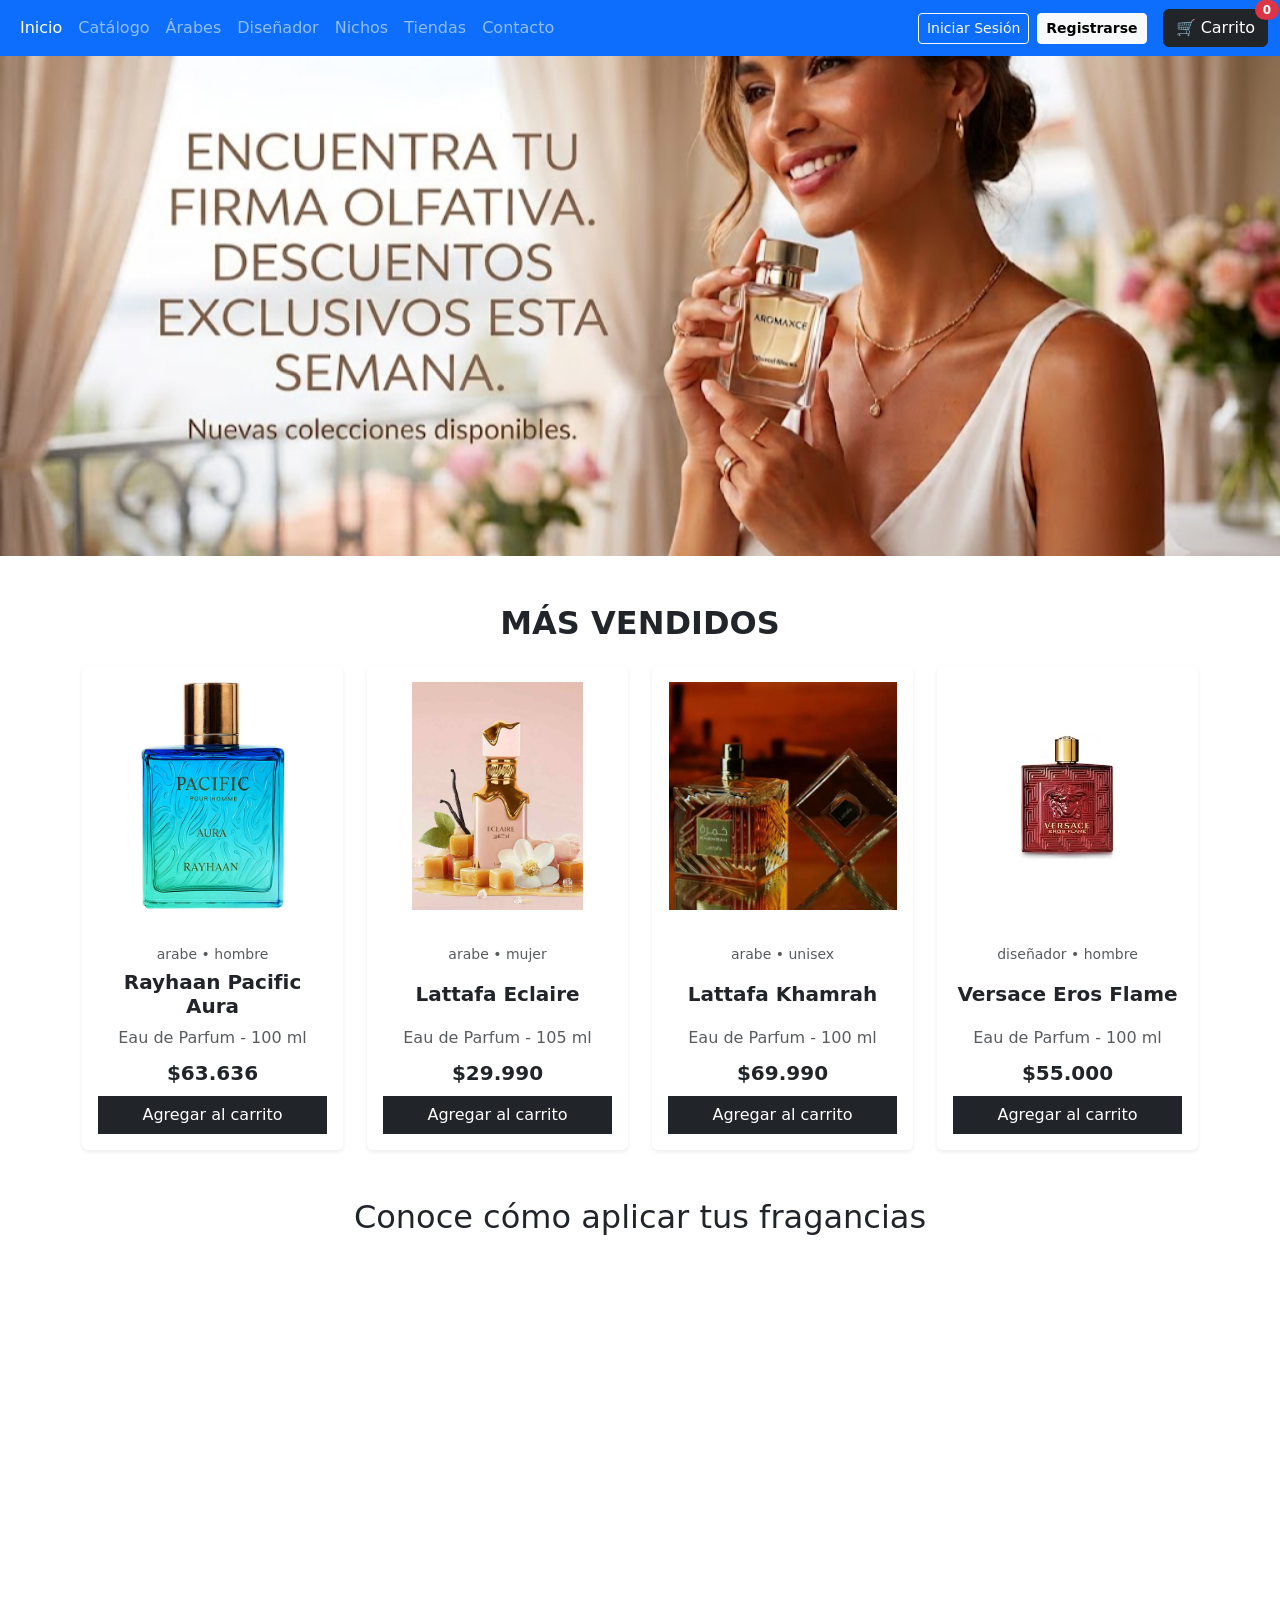
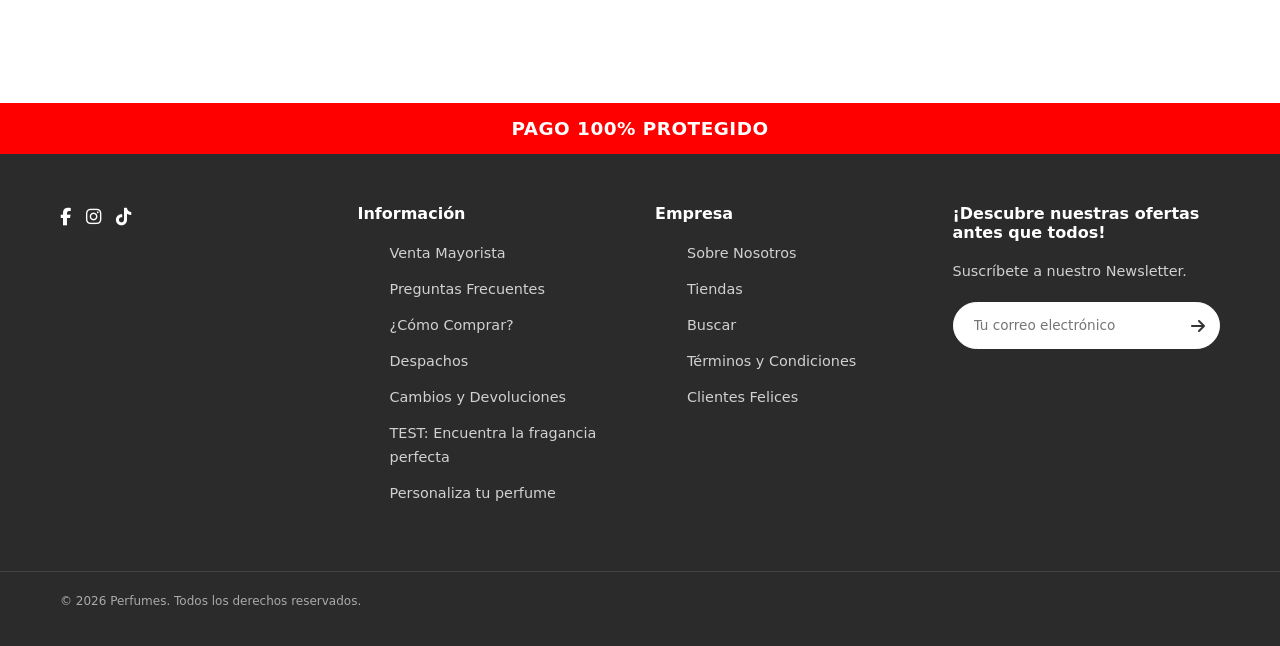
<file: index.html>
<!DOCTYPE html>
<html lang="es">
<head>
    <meta charset="UTF-8">
    <meta name="viewport" content="width=device-width, initial-scale=1.0">
    <title>Inicio - Perfumes</title>
    <link rel="stylesheet" href="css/style.css">
    <link href="https://cdn.jsdelivr.net/npm/bootstrap@5.3.3/dist/css/bootstrap.min.css" rel="stylesheet">
    <link rel="stylesheet" href="https://cdnjs.cloudflare.com/ajax/libs/font-awesome/6.5.1/css/all.min.css">
</head>
<body>

    <!-- Navegación -->
    <nav class="navbar navbar-expand-lg navbar-dark bg-primary">
        <div class="container-fluid">
            <button class="navbar-toggler" type="button" data-bs-toggle="collapse" data-bs-target="#navbarSupportedContent" aria-controls="navbarSupportedContent" aria-expanded="false" aria-label="Toggle navigation">
                <span class="navbar-toggler-icon"></span>
            </button>
            <div class="collapse navbar-collapse" id="navbarSupportedContent">
                <ul class="navbar-nav me-auto mb-2 mb-lg-0">
                    <li class="nav-item">
                        <a class="nav-link active" aria-current="page" href="index.html">Inicio</a>
                    </li>
                    <li class="nav-item">
                        <a class="nav-link" href="catalogo.html">Catálogo</a>
                    </li>
                    <li class="nav-item">
                        <a class="nav-link" href="arabes.html">Árabes</a>
                    </li>
                    <li class="nav-item">
                        <a class="nav-link" href="diseñador.html">Diseñador</a>
                    </li>
                    <li class="nav-item">
                        <a class="nav-link" href="nicho.html">Nichos</a>
                    </li>
                    <li class="nav-item">
                        <a class="nav-link" href="tiendas.html">Tiendas</a>
                    </li>
                    <li class="nav-item">
                        <a class="nav-link" href="contacto.html">Contacto</a>
                    </li>
                </ul>

                <!-- Botones de Autenticación y Carrito -->
                <div class="d-flex align-items-center gap-2">
                    <a href="login.html" class="btn btn-outline-light btn-sm">Iniciar Sesión</a>
                    <a href="registro.html" class="btn btn-light btn-sm fw-bold">Registrarse</a>
                    
                    <button class="btn btn-dark position-relative ms-2" type="button" data-bs-toggle="offcanvas" data-bs-target="#offcanvasCarrito">
                        🛒 Carrito
                        <span id="contador-carrito" class="position-absolute top-0 start-100 translate-middle badge rounded-pill bg-danger">
                            0
                        </span>
                    </button>
                </div>
            </div>
        </div>
    </nav>

    <!-- Carrusel de Inicio (Cambio cada 2.8 segundos) -->
    <div id="carouselInicio" class="carousel slide" data-bs-ride="carousel" data-bs-interval="2500">
        <div class="carousel-inner" style="height: 500px;">
            <div class="carousel-item active h-100" data-bs-interval="2800">
                <img src="img/assets/watermarked_img_4464425131527519554.jpg" class="d-block w-100 h-100" alt="Encuentra tu firma olfativa" style="object-fit: cover; object-position: center;">
            </div>
            <div class="carousel-item h-100" data-bs-interval="2800">
                <img src="img/assets/hombre-con-blue-chanel.jpg" class="d-block w-100 h-100" alt="Perfumes para hombre" style="object-fit: cover; object-position: center;">
            </div>
        </div>
    </div>

    <!-- Sección de Productos Dinámicos -->
    <section class="container my-5">
        <h2 class="text-center mb-4 fw-bold">MÁS VENDIDOS</h2>
        <div class="row row-cols-1 row-cols-sm-2 row-cols-md-3 row-cols-lg-4 g-4" id="contenedor-productos"></div>
    </section>

    <!-- Youtube short-->
    <section class="container my-5 text-center">
        <h2 class="mb-4">Conoce cómo aplicar tus fragancias</h2>
        <div class="ratio ratio-16x9 mx-auto" style="max-width: 700px;">
            <iframe 
                src="https://www.youtube.com/embed/hsRiL5t45CY" 
                title="Video sobre perfumes" 
                allow="accelerometer; autoplay; clipboard-write; encrypted-media; gyroscope; picture-in-picture" 
                allowfullscreen>
            </iframe>
        </div>
    </section>

    <!-- Footer -->
    <footer class="site-footer">
        <div class="footer-top-bar">
            PAGO 100% PROTEGIDO
        </div>

        <div class="footer-content">
            <div class="footer-container">
                <div class="footer-col footer-brand">
                    <div class="social-icons">
                        <a href="#" aria-label="Facebook"><i class="fa-brands fa-facebook-f"></i></a>
                        <a href="#" aria-label="Instagram"><i class="fa-brands fa-instagram"></i></a>
                        <a href="#" aria-label="TikTok"><i class="fa-brands fa-tiktok"></i></a>
                    </div>
                </div>

                <div class="footer-col">
                    <h4>Información</h4>
                    <ul>
                        <li><a href="#">Venta Mayorista</a></li>
                        <li><a href="#">Preguntas Frecuentes</a></li>
                        <li><a href="#">¿Cómo Comprar?</a></li>
                        <li><a href="#">Despachos</a></li>
                        <li><a href="#">Cambios y Devoluciones</a></li>
                        <li><a href="#">TEST: Encuentra la fragancia perfecta</a></li>
                        <li><a href="#">Personaliza tu perfume</a></li>
                    </ul>
                </div>

                <div class="footer-col">
                    <h4>Empresa</h4>
                    <ul>
                        <li><a href="#">Sobre Nosotros</a></li>
                        <li><a href="tiendas.html">Tiendas</a></li>
                        <li><a href="#">Buscar</a></li>
                        <li><a href="#">Términos y Condiciones</a></li>
                        <li><a href="#">Clientes Felices</a></li>
                    </ul>
                </div>

                <div class="footer-col footer-newsletter">
                    <h4>¡Descubre nuestras ofertas antes que todos!</h4>
                    <p>Suscríbete a nuestro Newsletter.</p>
                    <form class="newsletter-form" onsubmit="event.preventDefault();">
                        <input type="email" placeholder="Tu correo electrónico" required>
                        <button type="submit" aria-label="Suscribirse">
                            <i class="fa-solid fa-arrow-right"></i>
                        </button>
                    </form>
                </div>
            </div>

            <div class="footer-bottom">
                <div class="footer-container">
                    <p>© 2026 Perfumes. Todos los derechos reservados.</p>
                </div>
            </div>
        </div>
    </footer>

    <!-- Panel Deslizable del Carrito -->
    <div class="offcanvas offcanvas-end" tabindex="-1" id="offcanvasCarrito" aria-labelledby="offcanvasCarritoLabel">
        <div class="offcanvas-header border-bottom">
            <h5 class="offcanvas-title fw-bold" id="offcanvasCarritoLabel">Mi Carrito</h5>
            <button type="button" class="btn-close" data-bs-dismiss="offcanvas" aria-label="Close"></button>
        </div>
        <div class="offcanvas-body d-flex flex-column">
            <ul id="lista-carrito" class="list-group list-group-flush mb-auto">
                <li class="list-group-item text-muted text-center py-4">El carrito está vacío</li>
            </ul>
            <div class="border-top pt-3">
                <div class="d-flex justify-content-between fw-bold fs-5 mb-3">
                    <span>Total:</span>
                    <span id="total-carrito">$0</span>
                </div>
                <button class="btn btn-dark w-100 rounded-0 py-2">Finalizar Compra</button>
            </div>
        </div>
    </div>

    <!-- Scripts -->
    <script src="https://cdn.jsdelivr.net/npm/bootstrap@5.3.3/dist/js/bootstrap.bundle.min.js"></script>
    <script src="js/carrito.js"></script>
    <script src="js/productos.js"></script>
</body>
</html>
</file>
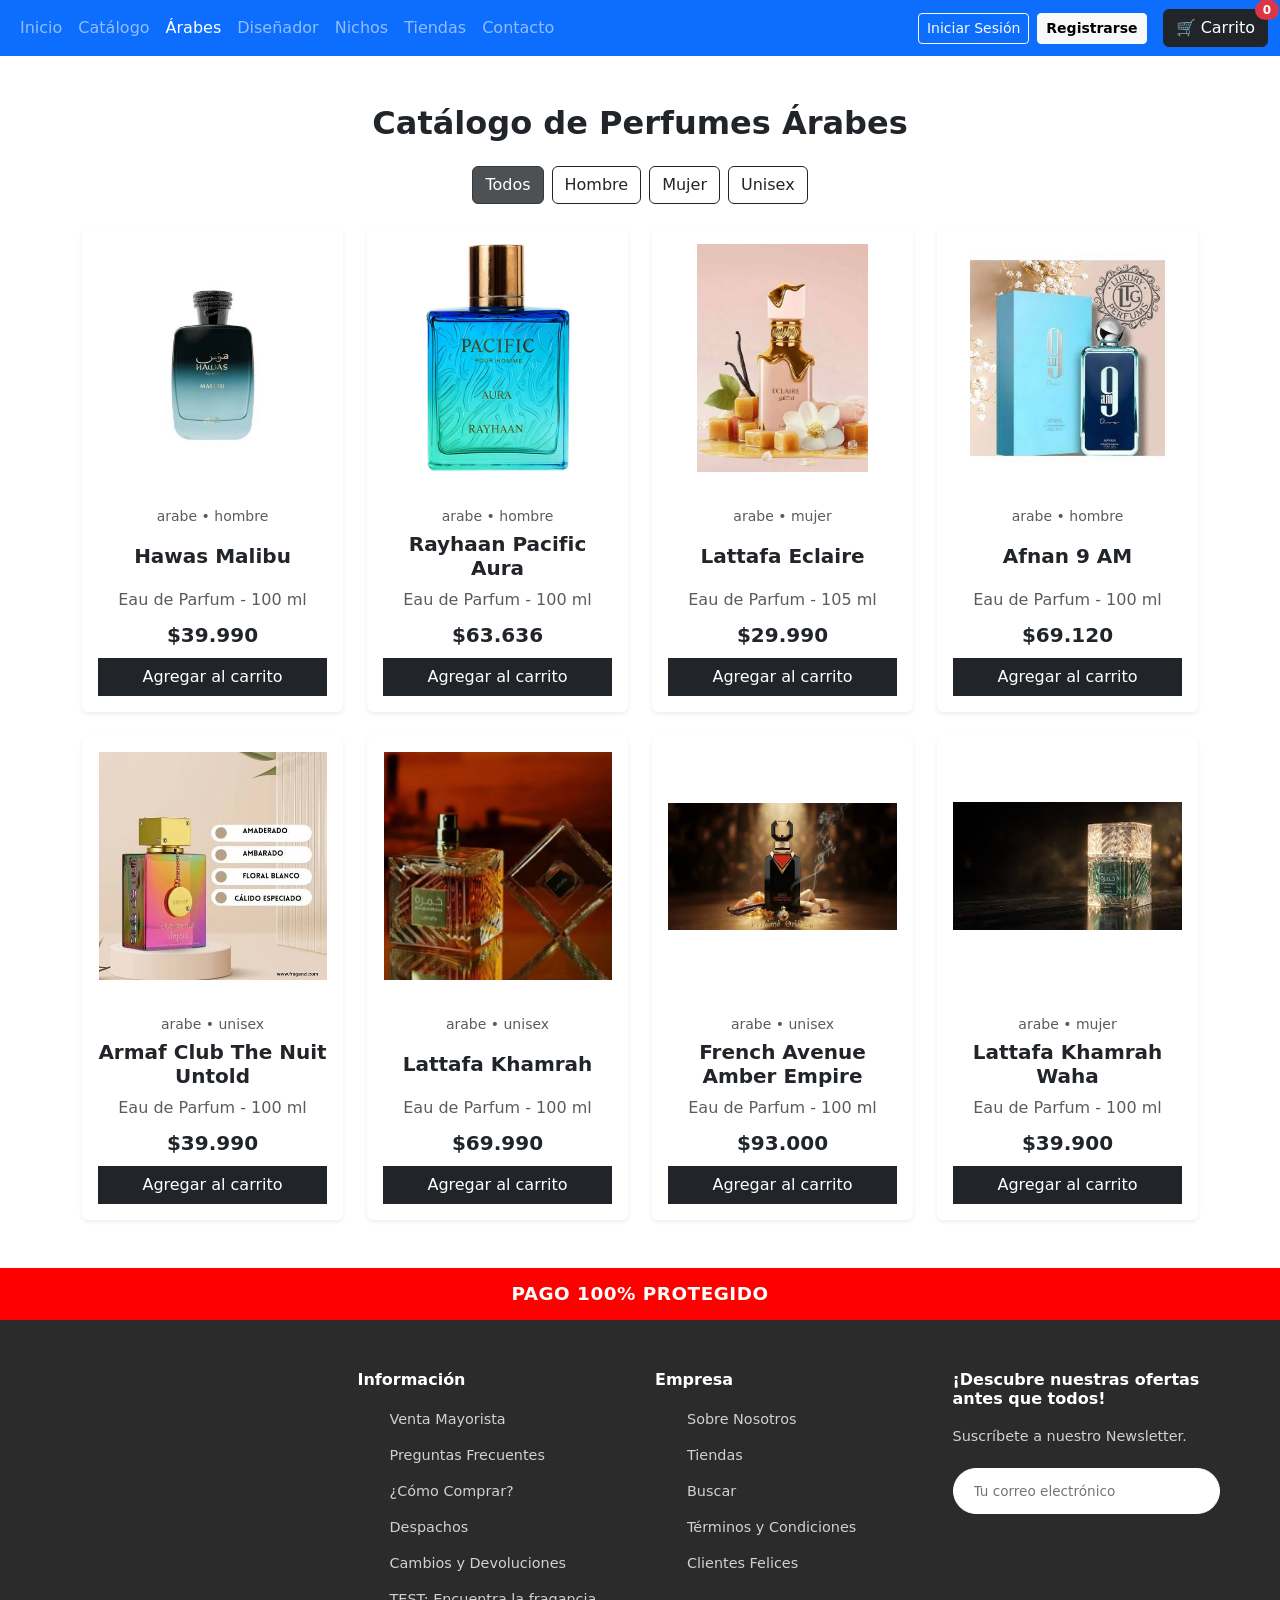
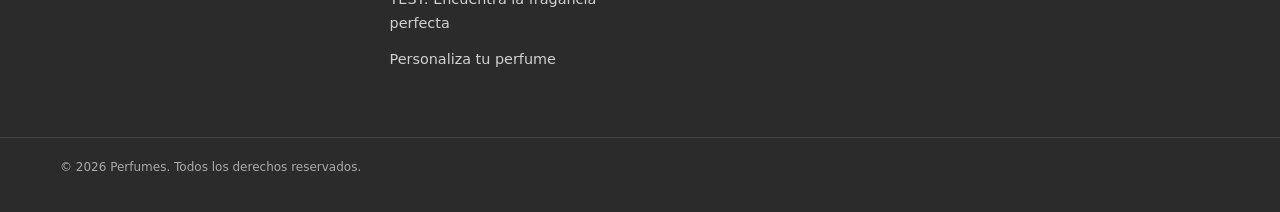
<file: arabes.html>
<!DOCTYPE html>
<html lang="es">
<head>
    <meta charset="UTF-8">
    <meta name="viewport" content="width=device-width, initial-scale=1.0">
    <link rel="stylesheet" href="css/style.css">
    <link href="https://cdn.jsdelivr.net/npm/bootstrap@5.3.3/dist/css/bootstrap.min.css" rel="stylesheet">
</head>
<body>

    <nav class="navbar navbar-expand-lg navbar-dark bg-primary">
        <div class="container-fluid">
            <button class="navbar-toggler" type="button" data-bs-toggle="collapse" data-bs-target="#navbarSupportedContent" aria-controls="navbarSupportedContent" aria-expanded="false" aria-label="Toggle navigation">
                <span class="navbar-toggler-icon"></span>
            </button>
            <div class="collapse navbar-collapse" id="navbarSupportedContent">
                <ul class="navbar-nav me-auto mb-2 mb-lg-0">
                    <li class="nav-item">
                        <a class="nav-link" href="index.html">Inicio</a>
                    </li>
                    <li class="nav-item">
                        <a class="nav-link" href="catalogo.html">Catálogo</a>
                    </li>
                    <li class="nav-item">
                        <a class="nav-link active" aria-current="page" href="arabes.html">Árabes</a>
                    </li>
                    <li class="nav-item">
                        <a class="nav-link" href="diseñador.html">Diseñador</a>
                    </li>
                    <li class="nav-item">
                        <a class="nav-link" href="nicho.html">Nichos</a>
                    </li>
                    <li class="nav-item">
                        <a class="nav-link" href="tiendas.html">Tiendas</a>
                    </li>
                    <li class="nav-item">
                        <a class="nav-link" href="contacto.html">Contacto</a>
                    </li>
                </ul>
                <!-- Botones de Autenticación y Carrito -->
                <div class="d-flex align-items-center gap-2">
                    <a href="login.html" class="btn btn-outline-light btn-sm">Iniciar Sesión</a>
                    <a href="registro.html" class="btn btn-light btn-sm fw-bold">Registrarse</a>
                    
                    <button class="btn btn-dark position-relative ms-2" type="button" data-bs-toggle="offcanvas" data-bs-target="#offcanvasCarrito">
                        🛒 Carrito
                        <span id="contador-carrito" class="position-absolute top-0 start-100 translate-middle badge rounded-pill bg-danger">
                            0
                        </span>
                    </button>
                </div>
            </div>
        </div>
    </nav>

    <main class="container my-5">
        <h2 class="text-center mb-4 fw-bold">Catálogo de Perfumes Árabes</h2>

        <!-- Botones de Filtro -->
        <div class="d-flex justify-content-center flex-wrap gap-2 mb-4">
            <button class="btn btn-dark filter-btn active" onclick="filtrarProductos('todos', this)">Todos</button>
            <button class="btn btn-outline-dark filter-btn" onclick="filtrarProductos('hombre', this)">Hombre</button>
            <button class="btn btn-outline-dark filter-btn" onclick="filtrarProductos('mujer', this)">Mujer</button>
            <button class="btn btn-outline-dark filter-btn" onclick="filtrarProductos('unisex', this)">Unisex</button>
        </div>

        <!-- Contenedor donde productos.js insertará las cards dinámicas -->
        <div class="row row-cols-1 row-cols-sm-2 row-cols-md-3 row-cols-lg-4 g-4" id="contenedor-productos"></div>
    </main>

    <footer class="site-footer">
        <div class="footer-top-bar">
            PAGO 100% PROTEGIDO
        </div>

        <div class="footer-content">
            <div class="footer-container">
                <div class="footer-col footer-brand">
                    <div class="social-icons">
                        <a href="#" aria-label="Facebook"><i class="fa-brands fa-facebook-f"></i></a>
                        <a href="#" aria-label="Instagram"><i class="fa-brands fa-instagram"></i></a>
                        <a href="#" aria-label="TikTok"><i class="fa-brands fa-tiktok"></i></a>
                    </div>
                </div>

                <div class="footer-col">
                    <h4>Información</h4>
                    <ul>
                        <li><a href="#">Venta Mayorista</a></li>
                        <li><a href="#">Preguntas Frecuentes</a></li>
                        <li><a href="#">¿Cómo Comprar?</a></li>
                        <li><a href="#">Despachos</a></li>
                        <li><a href="#">Cambios y Devoluciones</a></li>
                        <li><a href="#">TEST: Encuentra la fragancia perfecta</a></li>
                        <li><a href="#">Personaliza tu perfume</a></li>
                    </ul>
                </div>

                <div class="footer-col">
                    <h4>Empresa</h4>
                    <ul>
                        <li><a href="#">Sobre Nosotros</a></li>
                        <li><a href="#">Tiendas</a></li>
                        <li><a href="#">Buscar</a></li>
                        <li><a href="#">Términos y Condiciones</a></li>
                        <li><a href="#">Clientes Felices</a></li>
                    </ul>
                </div>

                <div class="footer-col footer-newsletter">
                    <h4>¡Descubre nuestras ofertas antes que todos!</h4>
                    <p>Suscríbete a nuestro Newsletter.</p>
                    <form class="newsletter-form" onsubmit="event.preventDefault();">
                        <input type="email" placeholder="Tu correo electrónico" required>
                        <button type="submit" aria-label="Suscribirse">
                            <i class="fa-solid fa-arrow-right"></i>
                        </button>
                    </form>
                </div>
            </div>

            <div class="footer-bottom">
                <div class="footer-container">
                    <p>© 2026 Perfumes. Todos los derechos reservados.</p>
                </div>
            </div>
        </div>
    </footer>

    <!-- Panel Deslizable del Carrito -->
    <div class="offcanvas offcanvas-end" tabindex="-1" id="offcanvasCarrito" aria-labelledby="offcanvasCarritoLabel">
        <div class="offcanvas-header border-bottom">
            <h5 class="offcanvas-title fw-bold" id="offcanvasCarritoLabel">Mi Carrito</h5>
            <button type="button" class="btn-close" data-bs-dismiss="offcanvas" aria-label="Close"></button>
        </div>
        <div class="offcanvas-body d-flex flex-column">
            <ul id="lista-carrito" class="list-group list-group-flush mb-auto">
                <li class="list-group-item text-muted text-center py-4">El carrito está vacío</li>
            </ul>
            <div class="border-top pt-3">
                <div class="d-flex justify-content-between fw-bold fs-5 mb-3">
                    <span>Total:</span>
                    <span id="total-carrito">$0</span>
                </div>
                <button class="btn btn-dark w-100 rounded-0 py-2">Finalizar Compra</button>
            </div>
        </div>
    </div>

    <!-- Scripts -->
    <script src="https://cdn.jsdelivr.net/npm/bootstrap@5.3.3/dist/js/bootstrap.bundle.min.js"></script>
    <script src="js/carrito.js"></script>
    <script src="js/productos.js"></script>
</body>
</html>
</file>
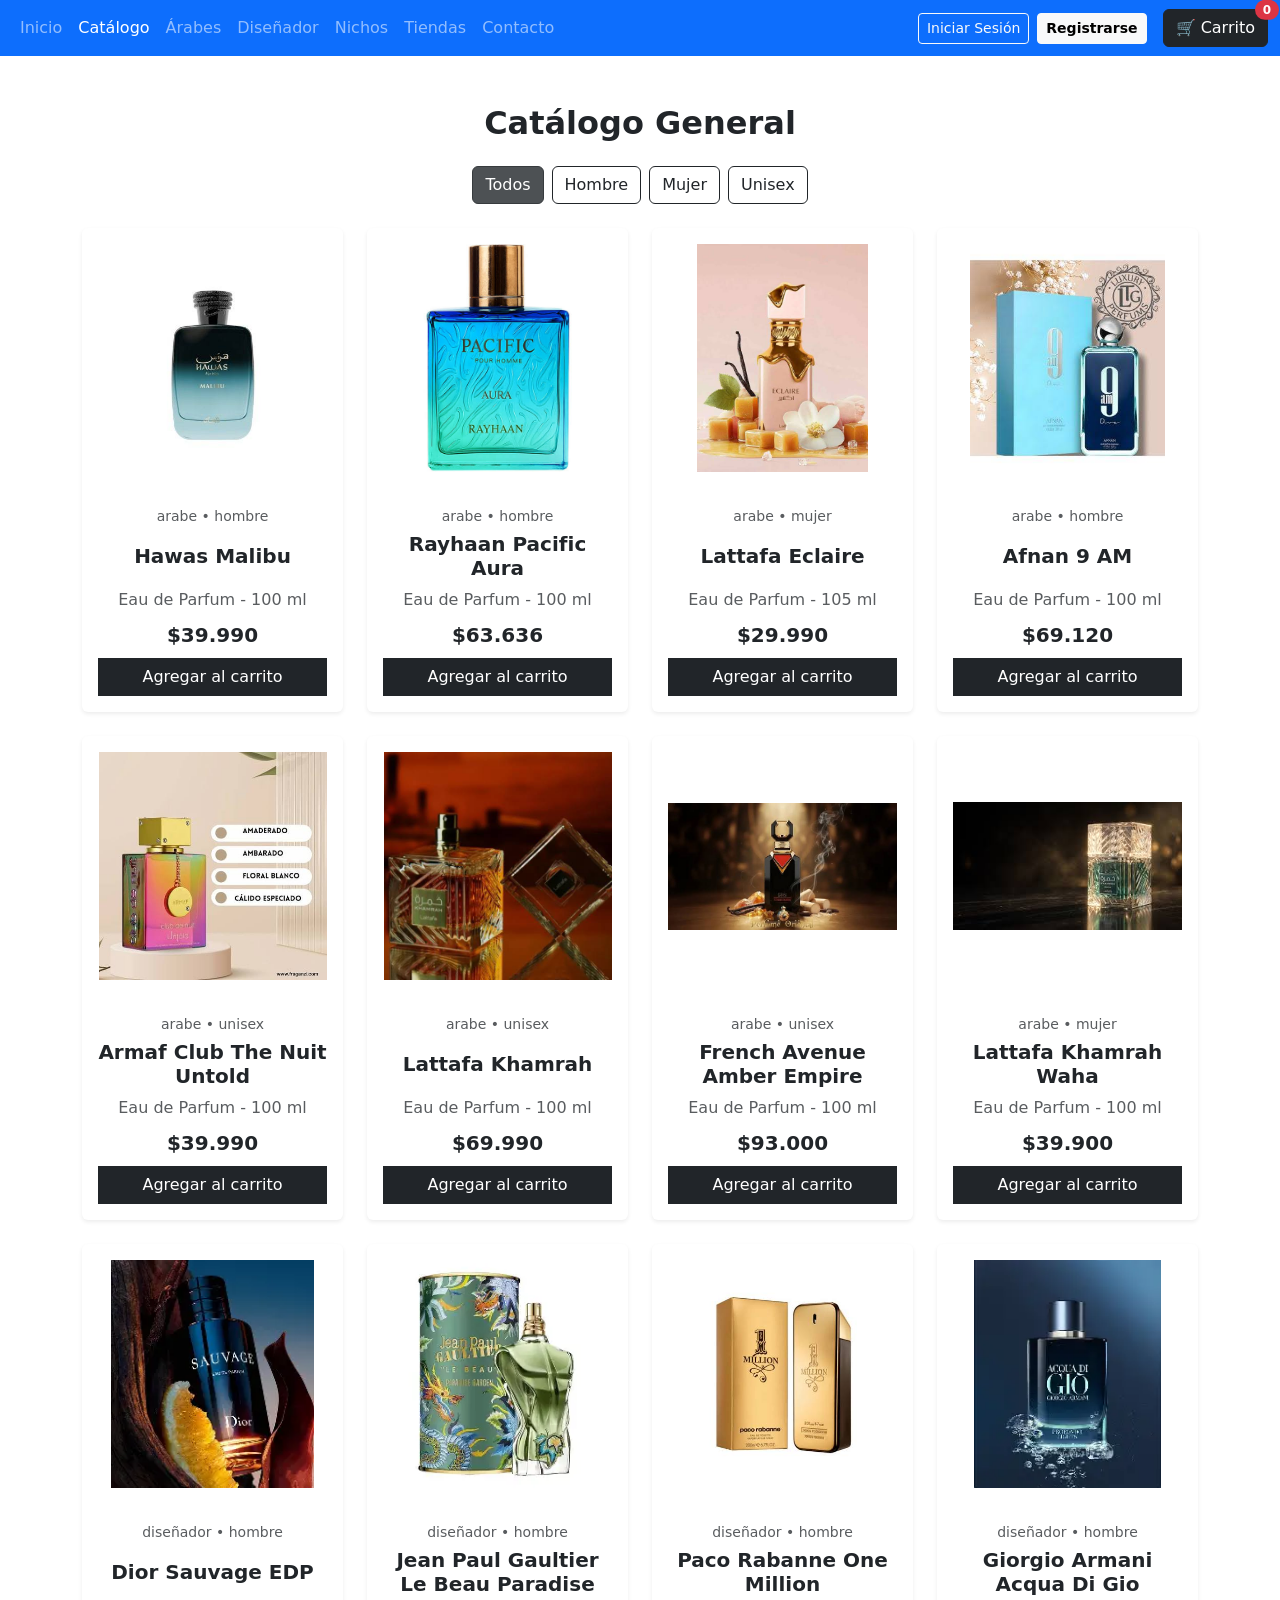
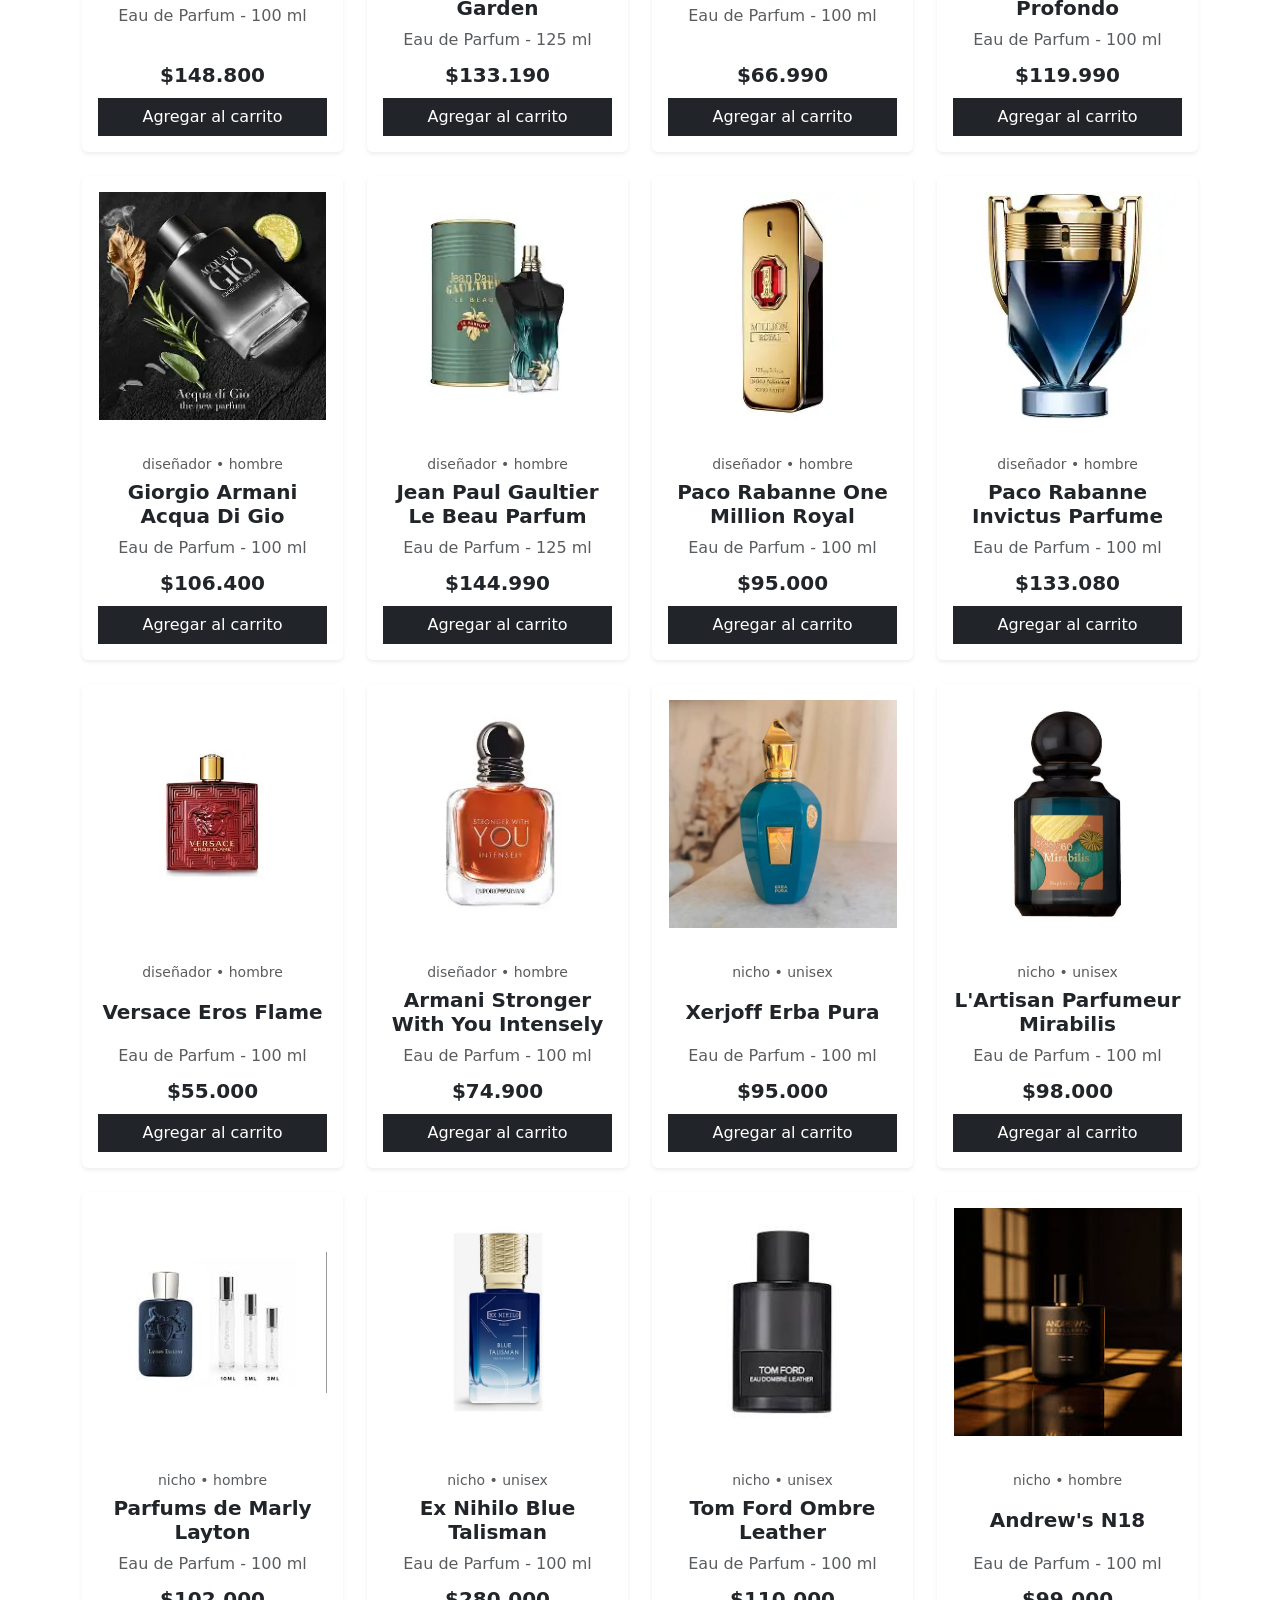
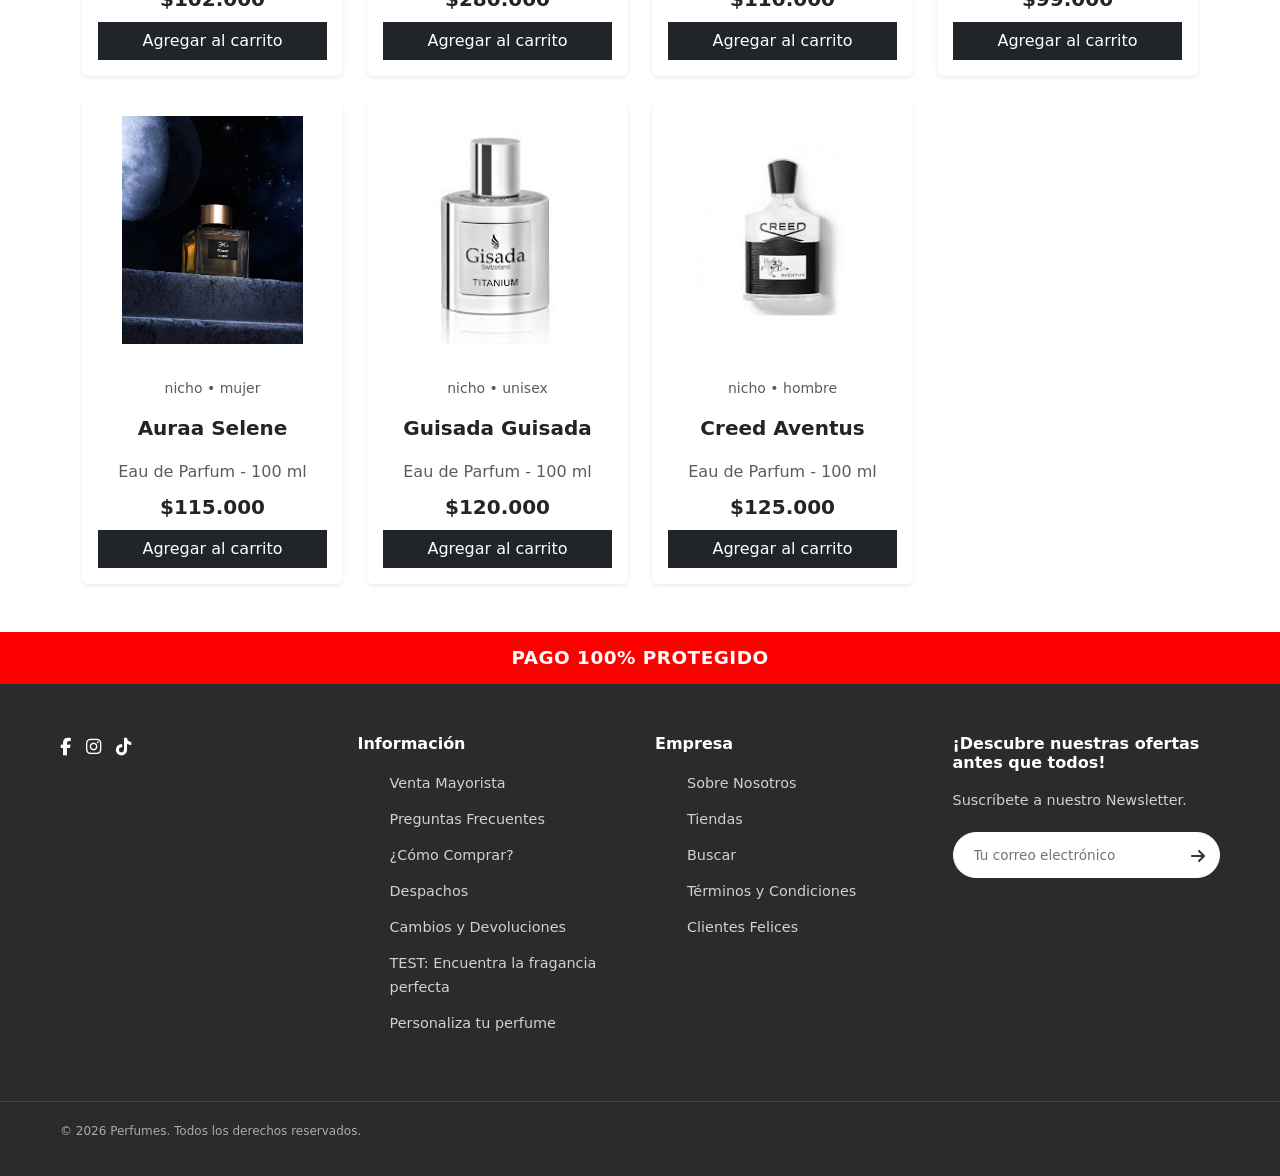
<file: catalogo.html>
<!DOCTYPE html>
<html lang="es">
<head>
    <meta charset="UTF-8">
    <meta name="viewport" content="width=device-width, initial-scale=1.0">
    <title>Catálogo - Perfumes</title>
    <link rel="stylesheet" href="css/style.css">
    <link href="https://cdn.jsdelivr.net/npm/bootstrap@5.3.3/dist/css/bootstrap.min.css" rel="stylesheet">
    <link rel="stylesheet" href="https://cdnjs.cloudflare.com/ajax/libs/font-awesome/6.5.1/css/all.min.css">
</head>
<body>

    <nav class="navbar navbar-expand-lg navbar-dark bg-primary">
        <div class="container-fluid">
            <button class="navbar-toggler" type="button" data-bs-toggle="collapse" data-bs-target="#navbarSupportedContent" aria-controls="navbarSupportedContent" aria-expanded="false" aria-label="Toggle navigation">
                <span class="navbar-toggler-icon"></span>
            </button>
            <div class="collapse navbar-collapse" id="navbarSupportedContent">
                <ul class="navbar-nav me-auto mb-2 mb-lg-0">
                    <li class="nav-item">
                        <a class="nav-link" href="index.html">Inicio</a>
                    </li>
                    <li class="nav-item">
                        <a class="nav-link active" aria-current="page" href="catalogo.html">Catálogo</a>
                    </li>
                    <li class="nav-item">
                        <a class="nav-link" href="arabes.html">Árabes</a>
                    </li>
                    <li class="nav-item">
                        <a class="nav-link" href="diseñador.html">Diseñador</a>
                    </li>
                    <li class="nav-item">
                        <a class="nav-link" href="nicho.html">Nichos</a>
                    </li>
                    <li class="nav-item">
                        <a class="nav-link" href="tiendas.html">Tiendas</a>
                    </li>
                    <li class="nav-item">
                        <a class="nav-link" href="contacto.html">Contacto</a>
                    </li>
                </ul>
                <!-- Botones de Autenticación y Carrito -->
                <div class="d-flex align-items-center gap-2">
                    <a href="login.html" class="btn btn-outline-light btn-sm">Iniciar Sesión</a>
                    <a href="registro.html" class="btn btn-light btn-sm fw-bold">Registrarse</a>
                    
                    <button class="btn btn-dark position-relative ms-2" type="button" data-bs-toggle="offcanvas" data-bs-target="#offcanvasCarrito">
                        🛒 Carrito
                        <span id="contador-carrito" class="position-absolute top-0 start-100 translate-middle badge rounded-pill bg-danger">
                            0
                        </span>
                    </button>
                </div>
            </div>
        </div>
    </nav>

    <main class="container my-5">
        <h2 class="text-center mb-4 fw-bold">Catálogo General</h2>

        <!-- Botones de Filtro únicamente por Género -->
        <div class="d-flex justify-content-center flex-wrap gap-2 mb-4">
            <button class="btn btn-dark filter-btn active" onclick="filtrarProductos('todos', this)">Todos</button>
            <button class="btn btn-outline-dark filter-btn" onclick="filtrarProductos('hombre', this)">Hombre</button>
            <button class="btn btn-outline-dark filter-btn" onclick="filtrarProductos('mujer', this)">Mujer</button>
            <button class="btn btn-outline-dark filter-btn" onclick="filtrarProductos('unisex', this)">Unisex</button>
        </div>

        <!-- Contenedor donde productos.js insertará las cards dinámicas -->
        <div class="row row-cols-1 row-cols-sm-2 row-cols-md-3 row-cols-lg-4 g-4" id="contenedor-productos"></div>
    </main>

    <footer class="site-footer">
        <div class="footer-top-bar">
            PAGO 100% PROTEGIDO
        </div>

        <div class="footer-content">
            <div class="footer-container">
                <div class="footer-col footer-brand">
                    <div class="social-icons">
                        <a href="#" aria-label="Facebook"><i class="fa-brands fa-facebook-f"></i></a>
                        <a href="#" aria-label="Instagram"><i class="fa-brands fa-instagram"></i></a>
                        <a href="#" aria-label="TikTok"><i class="fa-brands fa-tiktok"></i></a>
                    </div>
                </div>

                <div class="footer-col">
                    <h4>Información</h4>
                    <ul>
                        <li><a href="#">Venta Mayorista</a></li>
                        <li><a href="#">Preguntas Frecuentes</a></li>
                        <li><a href="#">¿Cómo Comprar?</a></li>
                        <li><a href="#">Despachos</a></li>
                        <li><a href="#">Cambios y Devoluciones</a></li>
                        <li><a href="#">TEST: Encuentra la fragancia perfecta</a></li>
                        <li><a href="#">Personaliza tu perfume</a></li>
                    </ul>
                </div>

                <div class="footer-col">
                    <h4>Empresa</h4>
                    <ul>
                        <li><a href="#">Sobre Nosotros</a></li>
                        <li><a href="#">Tiendas</a></li>
                        <li><a href="#">Buscar</a></li>
                        <li><a href="#">Términos y Condiciones</a></li>
                        <li><a href="#">Clientes Felices</a></li>
                    </ul>
                </div>

                <div class="footer-col footer-newsletter">
                    <h4>¡Descubre nuestras ofertas antes que todos!</h4>
                    <p>Suscríbete a nuestro Newsletter.</p>
                    <form class="newsletter-form" onsubmit="event.preventDefault();">
                        <input type="email" placeholder="Tu correo electrónico" required>
                        <button type="submit" aria-label="Suscribirse">
                            <i class="fa-solid fa-arrow-right"></i>
                        </button>
                    </form>
                </div>
            </div>

            <div class="footer-bottom">
                <div class="footer-container">
                    <p>© 2026 Perfumes. Todos los derechos reservados.</p>
                </div>
            </div>
        </div>
    </footer>

    <!-- Panel Deslizable del Carrito -->
    <div class="offcanvas offcanvas-end" tabindex="-1" id="offcanvasCarrito" aria-labelledby="offcanvasCarritoLabel">
        <div class="offcanvas-header border-bottom">
            <h5 class="offcanvas-title fw-bold" id="offcanvasCarritoLabel">Mi Carrito</h5>
            <button type="button" class="btn-close" data-bs-dismiss="offcanvas" aria-label="Close"></button>
        </div>
        <div class="offcanvas-body d-flex flex-column">
            <ul id="lista-carrito" class="list-group list-group-flush mb-auto">
                <li class="list-group-item text-muted text-center py-4">El carrito está vacío</li>
            </ul>
            <div class="border-top pt-3">
                <div class="d-flex justify-content-between fw-bold fs-5 mb-3">
                    <span>Total:</span>
                    <span id="total-carrito">$0</span>
                </div>
                <button class="btn btn-dark w-100 rounded-0 py-2">Finalizar Compra</button>
            </div>
        </div>
    </div>

    <!-- Scripts -->
    <script src="https://cdn.jsdelivr.net/npm/bootstrap@5.3.3/dist/js/bootstrap.bundle.min.js"></script>
    <script src="js/carrito.js"></script>
    <script src="js/productos.js"></script>
</body>
</html>
</file>
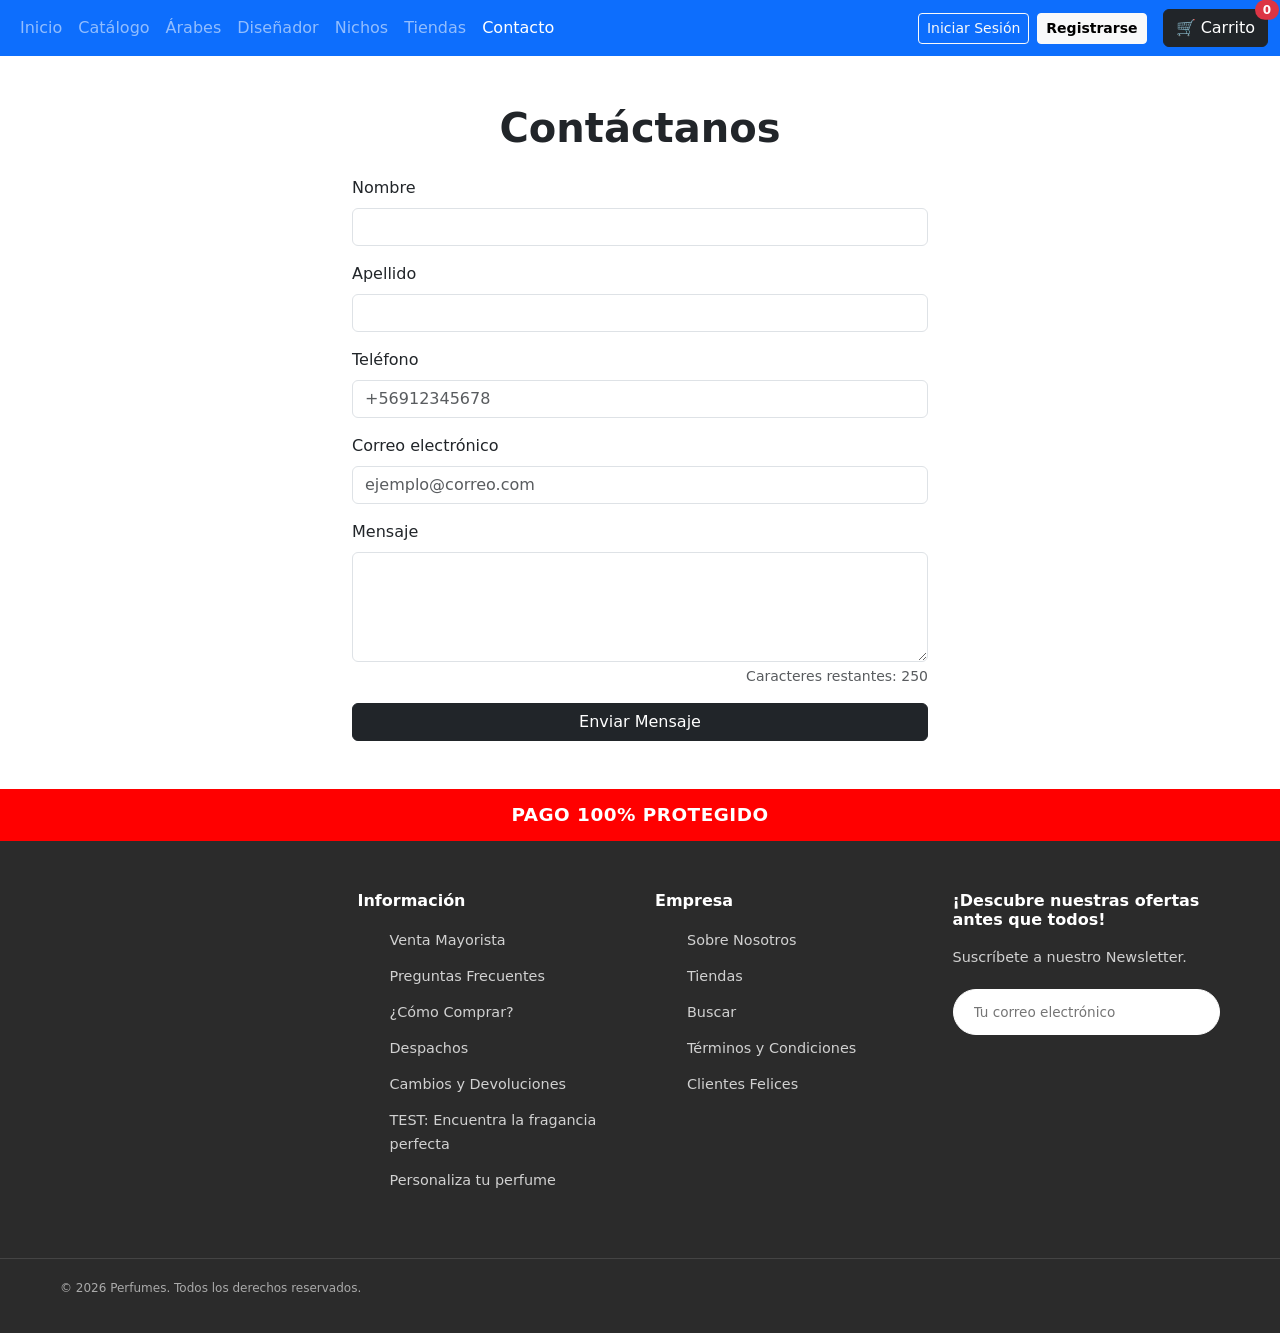
<file: contacto.html>
<!DOCTYPE html>
<html lang="es">
<head>
    <meta charset="UTF-8">
    <meta name="viewport" content="width=device-width, initial-scale=1.0">
    <title>Contacto - Perfumes</title>
    <link rel="stylesheet" href="css/style.css">
    <link href="https://cdn.jsdelivr.net/npm/bootstrap@5.3.3/dist/css/bootstrap.min.css" rel="stylesheet">
</head>
<body>

    <header>
        <nav class="navbar navbar-expand-lg navbar-dark bg-primary">
            <div class="container-fluid">
                <button class="navbar-toggler" type="button" data-bs-toggle="collapse" data-bs-target="#navbarSupportedContent" aria-controls="navbarSupportedContent" aria-expanded="false" aria-label="Toggle navigation">
                    <span class="navbar-toggler-icon"></span>
                </button>
                <div class="collapse navbar-collapse" id="navbarSupportedContent">
                    <ul class="navbar-nav me-auto mb-2 mb-lg-0">
                        <li class="nav-item"><a class="nav-link" href="index.html">Inicio</a></li>
                        <li class="nav-item"><a class="nav-link" href="catalogo.html">Catálogo</a></li>
                        <li class="nav-item"><a class="nav-link" href="arabes.html">Árabes</a></li>
                        <li class="nav-item"><a class="nav-link" href="diseñador.html">Diseñador</a></li>
                        <li class="nav-item"><a class="nav-link" href="nicho.html">Nichos</a></li>
                        <li class="nav-item"><a class="nav-link" href="tiendas.html">Tiendas</a></li>
                        <li class="nav-item"><a class="nav-link active" aria-current="page" href="contacto.html">Contacto</a></li>
                    </ul>
                    <!-- Botones de Autenticación y Carrito -->
                <div class="d-flex align-items-center gap-2">
                    <a href="login.html" class="btn btn-outline-light btn-sm">Iniciar Sesión</a>
                    <a href="registro.html" class="btn btn-light btn-sm fw-bold">Registrarse</a>
                    
                    <button class="btn btn-dark position-relative ms-2" type="button" data-bs-toggle="offcanvas" data-bs-target="#offcanvasCarrito">
                        🛒 Carrito
                        <span id="contador-carrito" class="position-absolute top-0 start-100 translate-middle badge rounded-pill bg-danger">
                            0
                        </span>
                    </button>
                </div>
            </div>
        </div>
    </nav>


    </header>

    <main class="container my-5" style="max-width: 600px;">
        <h1 class="text-center mb-4 fw-bold">Contáctanos</h1>
        
        <!-- Alerta dinámica de confirmación -->
        <div id="mensajeExito" class="alert alert-success d-none mb-4" role="alert">
            ¡Gracias por contactarnos! Tu mensaje ha sido enviado con éxito.
        </div>

        <form id="formContacto" novalidate>
            <div class="mb-3">
                <label for="nombreUsuario" class="form-label">Nombre</label>
                <input type="text" class="form-control" id="nombreUsuario">
                <div class="invalid-feedback" id="errorNombre"></div>
            </div>
            <div class="mb-3">
                <label for="apellidoUsuario" class="form-label">Apellido</label>
                <input type="text" class="form-control" id="apellidoUsuario">
                <div class="invalid-feedback" id="errorApellido"></div>
            </div>
            <div class="mb-3">
                <label for="telefonoUsuario" class="form-label">Teléfono</label>
                <input type="tel" class="form-control" id="telefonoUsuario" placeholder="+56912345678">
                <div class="invalid-feedback" id="errorTelefono"></div>
            </div>
            <div class="mb-3">
                <label for="emailInput" class="form-label">Correo electrónico</label>
                <input type="email" class="form-control" id="emailInput" placeholder="ejemplo@correo.com">
                <div class="invalid-feedback" id="errorEmail"></div>
            </div>
            <div class="mb-3">
                <label for="mensajeInput" class="form-label">Mensaje</label>
                <textarea class="form-control" id="mensajeInput" rows="4"></textarea>
                <div class="invalid-feedback" id="errorMensaje"></div>
                <div class="form-text text-end" id="sugerenciaMensaje">Caracteres restantes: 250</div>
            </div>
            <button type="submit" class="btn btn-dark w-100">Enviar Mensaje</button>
        </form>
    </main>

    <footer class="site-footer">
        <div class="footer-top-bar">
            PAGO 100% PROTEGIDO
        </div>

        <div class="footer-content">
            <div class="footer-container">
                <div class="footer-col footer-brand">
                    <div class="social-icons">
                        <a href="#" aria-label="Facebook"><i class="fa-brands fa-facebook-f"></i></a>
                        <a href="#" aria-label="Instagram"><i class="fa-brands fa-instagram"></i></a>
                        <a href="#" aria-label="TikTok"><i class="fa-brands fa-tiktok"></i></a>
                    </div>
                </div>

                <div class="footer-col">
                    <h4>Información</h4>
                    <ul>
                        <li><a href="#">Venta Mayorista</a></li>
                        <li><a href="#">Preguntas Frecuentes</a></li>
                        <li><a href="#">¿Cómo Comprar?</a></li>
                        <li><a href="#">Despachos</a></li>
                        <li><a href="#">Cambios y Devoluciones</a></li>
                        <li><a href="#">TEST: Encuentra la fragancia perfecta</a></li>
                        <li><a href="#">Personaliza tu perfume</a></li>
                    </ul>
                </div>

                <div class="footer-col">
                    <h4>Empresa</h4>
                    <ul>
                        <li><a href="#">Sobre Nosotros</a></li>
                        <li><a href="#">Tiendas</a></li>
                        <li><a href="#">Buscar</a></li>
                        <li><a href="#">Términos y Condiciones</a></li>
                        <li><a href="#">Clientes Felices</a></li>
                    </ul>
                </div>

                <div class="footer-col footer-newsletter">
                    <h4>¡Descubre nuestras ofertas antes que todos!</h4>
                    <p>Suscríbete a nuestro Newsletter.</p>
                    <form class="newsletter-form" onsubmit="event.preventDefault();">
                        <input type="email" placeholder="Tu correo electrónico" required>
                        <button type="submit" aria-label="Suscribirse">
                            <i class="fa-solid fa-arrow-right"></i>
                        </button>
                    </form>
                </div>
            </div>

            <div class="footer-bottom">
                <div class="footer-container">
                    <p>© 2026 Perfumes. Todos los derechos reservados.</p>
                </div>
            </div>
        </div>
    </footer>

    <div class="offcanvas offcanvas-end" tabindex="-1" id="offcanvasCarrito" aria-labelledby="offcanvasCarritoLabel">
        <div class="offcanvas-header border-bottom">
            <h5 class="offcanvas-title fw-bold" id="offcanvasCarritoLabel">Mi Carrito</h5>
            <button type="button" class="btn-close" data-bs-dismiss="offcanvas" aria-label="Close"></button>
        </div>
        <div class="offcanvas-body d-flex flex-column">
            <ul id="lista-carrito" class="list-group list-group-flush mb-auto">
                <li class="list-group-item text-muted text-center py-4">El carrito está vacío</li>
            </ul>
            <div class="border-top pt-3">
                <div class="d-flex justify-content-between fw-bold fs-5 mb-3">
                    <span>Total:</span>
                    <span id="total-carrito">$0</span>
                </div>
                <button class="btn btn-dark w-100 rounded-0 py-2">Finalizar Compra</button>
            </div>
        </div>
    </div>

    <script src="https://cdn.jsdelivr.net/npm/bootstrap@5.3.3/dist/js/bootstrap.bundle.min.js"></script>
    <script src="js/carrito.js"></script>
    <script src="js/contacto.js"></script>
</body>
</html>
</file>
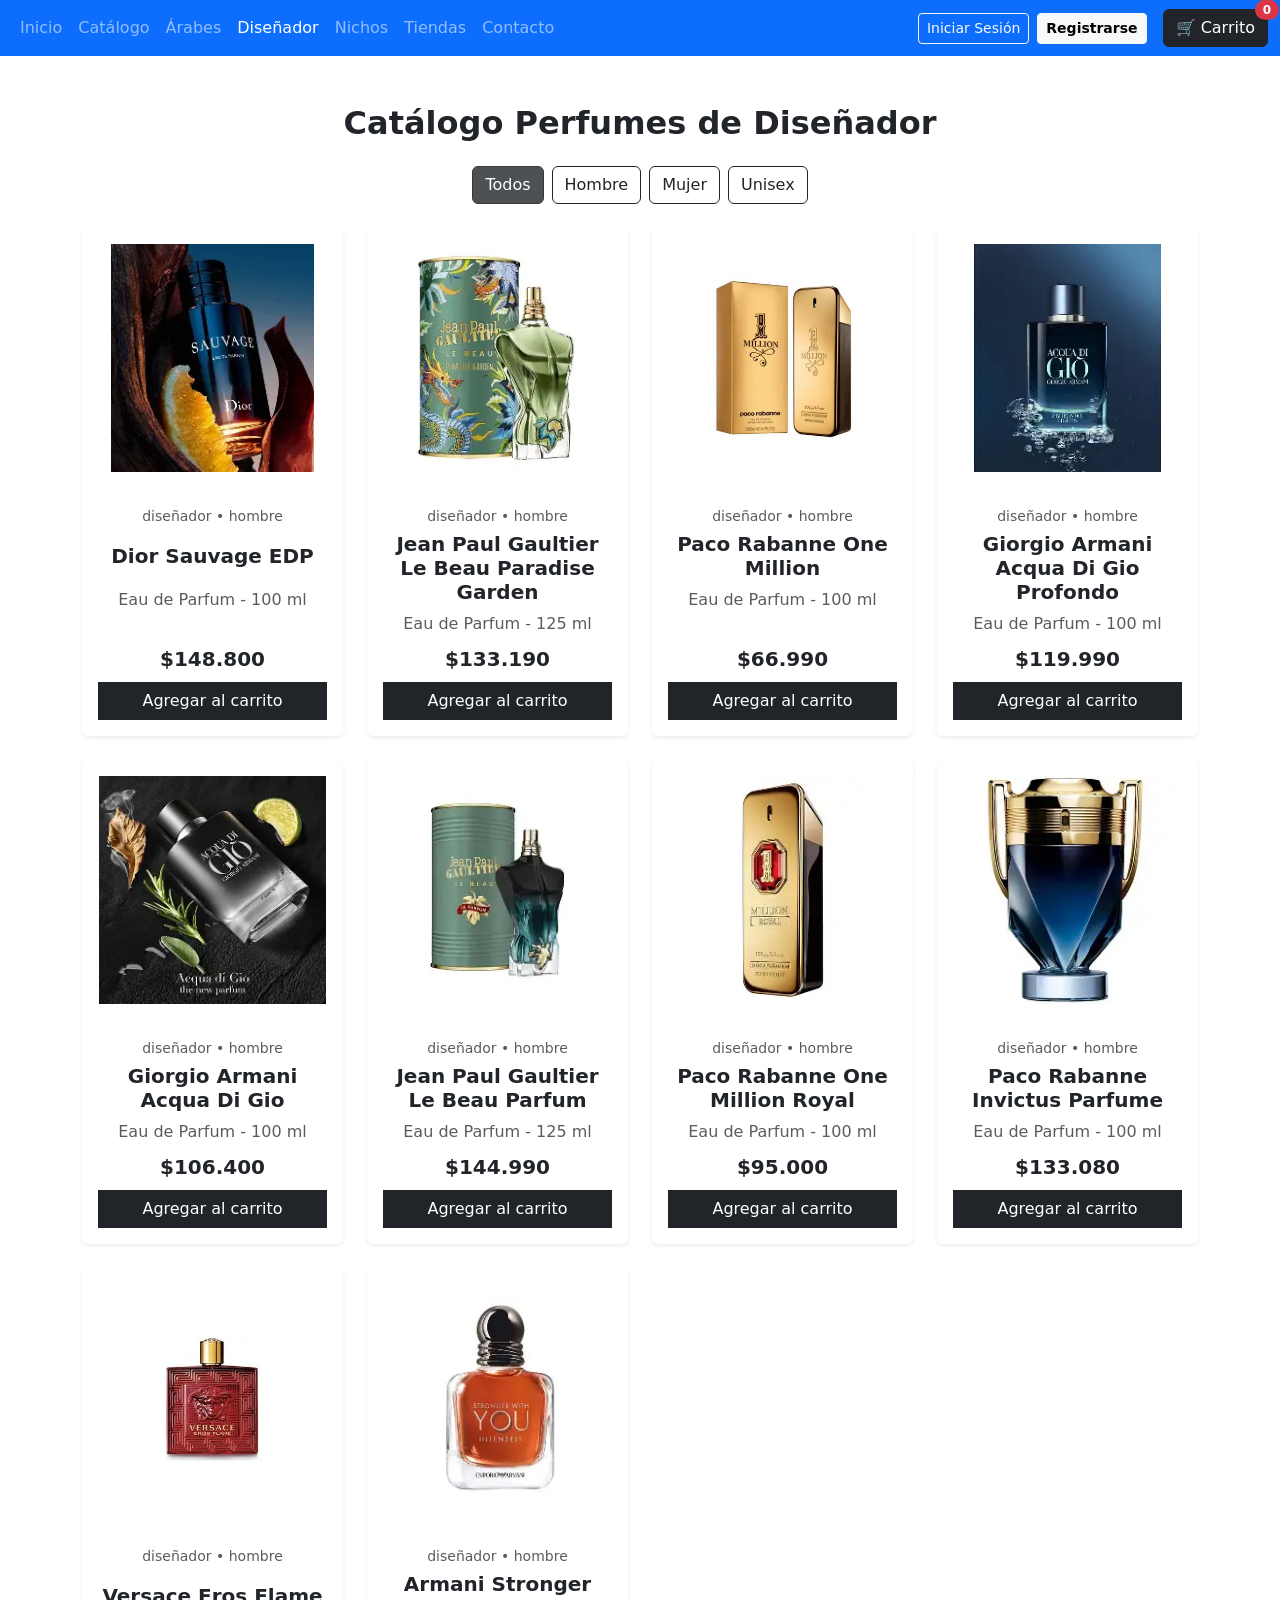
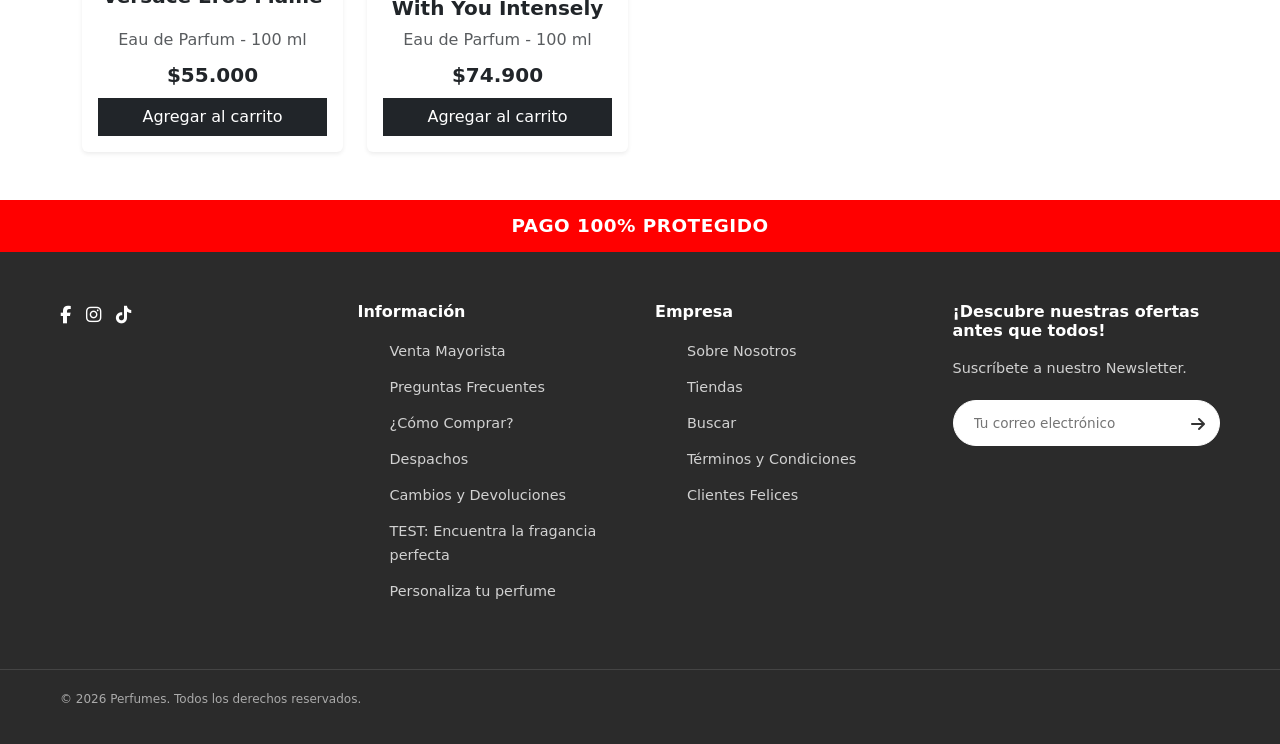
<file: diseñador.html>
<!DOCTYPE html>
<html lang="es">
<head>
    <meta charset="UTF-8">
    <meta name="viewport" content="width=device-width, initial-scale=1.0">
    <title>Perfumes de Diseñador</title>
    <link rel="stylesheet" href="css/style.css">
    <link href="https://cdn.jsdelivr.net/npm/bootstrap@5.3.3/dist/css/bootstrap.min.css" rel="stylesheet">
    <link rel="stylesheet" href="https://cdnjs.cloudflare.com/ajax/libs/font-awesome/6.5.1/css/all.min.css">
</head>
<body>

    <nav class="navbar navbar-expand-lg navbar-dark bg-primary">
        <div class="container-fluid">
            <button class="navbar-toggler" type="button" data-bs-toggle="collapse" data-bs-target="#navbarSupportedContent" aria-controls="navbarSupportedContent" aria-expanded="false" aria-label="Toggle navigation">
                <span class="navbar-toggler-icon"></span>
            </button>
            <div class="collapse navbar-collapse" id="navbarSupportedContent">
                <ul class="navbar-nav me-auto mb-2 mb-lg-0">
                    <li class="nav-item">
                        <a class="nav-link" href="index.html">Inicio</a>
                    </li>
                    <li class="nav-item">
                        <a class="nav-link" href="catalogo.html">Catálogo</a>
                    </li>
                    <li class="nav-item">
                        <a class="nav-link" href="arabes.html">Árabes</a>
                    </li>
                    <li class="nav-item">
                        <a class="nav-link active" aria-current="page" href="diseñador.html">Diseñador</a>
                    </li>
                    <li class="nav-item">
                        <a class="nav-link" href="nicho.html">Nichos</a>
                    </li>
                    <li class="nav-item">
                        <a class="nav-link" href="tiendas.html">Tiendas</a>
                    </li>
                    <li class="nav-item">
                        <a class="nav-link" href="contacto.html">Contacto</a>
                    </li>
                </ul>
                <!-- Botones de Autenticación y Carrito -->
                <div class="d-flex align-items-center gap-2">
                    <a href="login.html" class="btn btn-outline-light btn-sm">Iniciar Sesión</a>
                    <a href="registro.html" class="btn btn-light btn-sm fw-bold">Registrarse</a>
                    
                    <button class="btn btn-dark position-relative ms-2" type="button" data-bs-toggle="offcanvas" data-bs-target="#offcanvasCarrito">
                        🛒 Carrito
                        <span id="contador-carrito" class="position-absolute top-0 start-100 translate-middle badge rounded-pill bg-danger">
                            0
                        </span>
                    </button>
                </div>
            </div>
        </div>
    </nav>

    <main class="container my-5">
        <h2 class="text-center mb-4 fw-bold">Catálogo Perfumes de Diseñador</h2>

        <!-- Botones de Filtro -->
        <div class="d-flex justify-content-center flex-wrap gap-2 mb-4">
            <button class="btn btn-dark filter-btn active" onclick="filtrarProductos('todos', this)">Todos</button>
            <button class="btn btn-outline-dark filter-btn" onclick="filtrarProductos('hombre', this)">Hombre</button>
            <button class="btn btn-outline-dark filter-btn" onclick="filtrarProductos('mujer', this)">Mujer</button>
            <button class="btn btn-outline-dark filter-btn" onclick="filtrarProductos('unisex', this)">Unisex</button>
        </div>

        <!-- Contenedor dinámico -->
        <div class="row row-cols-1 row-cols-sm-2 row-cols-md-3 row-cols-lg-4 g-4" id="contenedor-productos"></div>
    </main>

    <footer class="site-footer">
        <div class="footer-top-bar">PAGO 100% PROTEGIDO</div>
        <div class="footer-content">
            <div class="footer-container">
                <div class="footer-col footer-brand">
                    <div class="social-icons">
                        <a href="#" aria-label="Facebook"><i class="fa-brands fa-facebook-f"></i></a>
                        <a href="#" aria-label="Instagram"><i class="fa-brands fa-instagram"></i></a>
                        <a href="#" aria-label="TikTok"><i class="fa-brands fa-tiktok"></i></a>
                    </div>
                </div>
                <div class="footer-col">
                    <h4>Información</h4>
                    <ul>
                        <li><a href="#">Venta Mayorista</a></li>
                        <li><a href="#">Preguntas Frecuentes</a></li>
                        <li><a href="#">¿Cómo Comprar?</a></li>
                        <li><a href="#">Despachos</a></li>
                        <li><a href="#">Cambios y Devoluciones</a></li>
                        <li><a href="#">TEST: Encuentra la fragancia perfecta</a></li>
                        <li><a href="#">Personaliza tu perfume</a></li>
                    </ul>
                </div>
                <div class="footer-col">
                    <h4>Empresa</h4>
                    <ul>
                        <li><a href="#">Sobre Nosotros</a></li>
                        <li><a href="#">Tiendas</a></li>
                        <li><a href="#">Buscar</a></li>
                        <li><a href="#">Términos y Condiciones</a></li>
                        <li><a href="#">Clientes Felices</a></li>
                    </ul>
                </div>
                <div class="footer-col footer-newsletter">
                    <h4>¡Descubre nuestras ofertas antes que todos!</h4>
                    <p>Suscríbete a nuestro Newsletter.</p>
                    <form class="newsletter-form" onsubmit="event.preventDefault();">
                        <input type="email" placeholder="Tu correo electrónico" required>
                        <button type="submit" aria-label="Suscribirse">
                            <i class="fa-solid fa-arrow-right"></i>
                        </button>
                    </form>
                </div>
            </div>
            <div class="footer-bottom">
                <div class="footer-container">
                    <p>© 2026 Perfumes. Todos los derechos reservados.</p>
                </div>
            </div>
        </div>
    </footer>

    <!-- Panel Deslizable del Carrito -->
    <div class="offcanvas offcanvas-end" tabindex="-1" id="offcanvasCarrito" aria-labelledby="offcanvasCarritoLabel">
        <div class="offcanvas-header border-bottom">
            <h5 class="offcanvas-title fw-bold" id="offcanvasCarritoLabel">Mi Carrito</h5>
            <button type="button" class="btn-close" data-bs-dismiss="offcanvas" aria-label="Close"></button>
        </div>
        <div class="offcanvas-body d-flex flex-column">
            <ul id="lista-carrito" class="list-group list-group-flush mb-auto">
                <li class="list-group-item text-muted text-center py-4">El carrito está vacío</li>
            </ul>
            <div class="border-top pt-3">
                <div class="d-flex justify-content-between fw-bold fs-5 mb-3">
                    <span>Total:</span>
                    <span id="total-carrito">$0</span>
                </div>
                <button class="btn btn-dark w-100 rounded-0 py-2">Finalizar Compra</button>
            </div>
        </div>
    </div>

    <!-- Scripts -->
    <script src="https://cdn.jsdelivr.net/npm/bootstrap@5.3.3/dist/js/bootstrap.bundle.min.js"></script>
    <script src="js/carrito.js"></script>
    <script src="js/productos.js"></script>
</body>
</html>
</file>
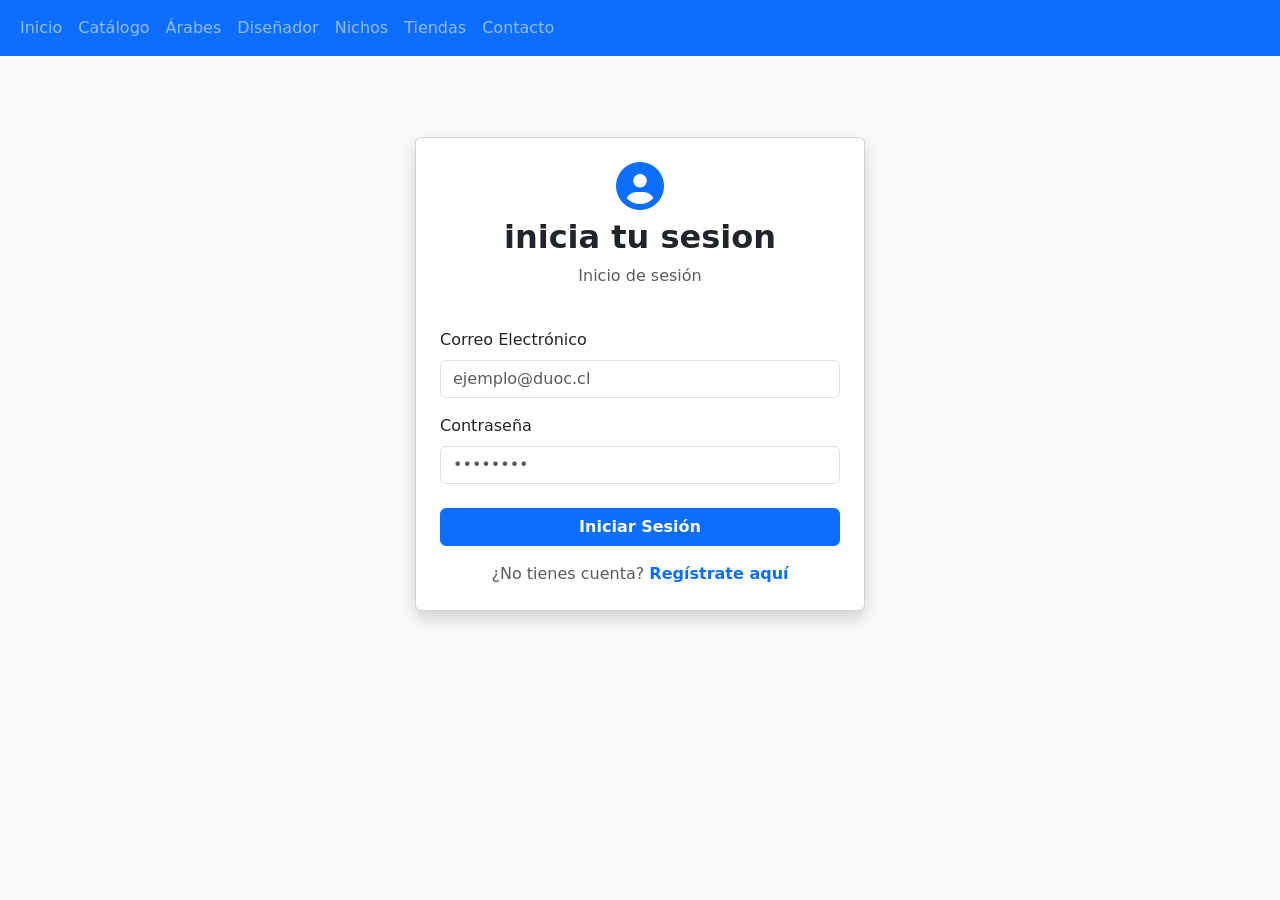
<file: login.html>
<!DOCTYPE html>
<html lang="es">
<head>
    <meta charset="UTF-8">
    <meta name="viewport" content="width=device-width, initial-scale=1.0">
    <title>Iniciar Sesión - Perfumes</title>
    <link rel="stylesheet" href="css/style.css">
    <link href="https://cdn.jsdelivr.net/npm/bootstrap@5.3.3/dist/css/bootstrap.min.css" rel="stylesheet">
    <link rel="stylesheet" href="https://cdnjs.cloudflare.com/ajax/libs/font-awesome/6.5.1/css/all.min.css">
</head>
<body class="bg-light">

    <nav class="navbar navbar-expand-lg navbar-dark bg-primary">
        <div class="container-fluid">
            <button class="navbar-toggler" type="button" data-bs-toggle="collapse" data-bs-target="#navbarSupportedContent" aria-controls="navbarSupportedContent" aria-expanded="false" aria-label="Toggle navigation">
                <span class="navbar-toggler-icon"></span>
            </button>
            <div class="collapse navbar-collapse" id="navbarSupportedContent">
                <ul class="navbar-nav me-auto mb-2 mb-lg-0">
                    <li class="nav-item"><a class="nav-link" href="index.html">Inicio</a></li>
                    <li class="nav-item"><a class="nav-link" href="catalogo.html">Catálogo</a></li>
                    <li class="nav-item"><a class="nav-link" href="arabes.html">Árabes</a></li>
                    <li class="nav-item"><a class="nav-link" href="diseñador.html">Diseñador</a></li>
                    <li class="nav-item"><a class="nav-link" href="nicho.html">Nichos</a></li>
                    <li class="nav-item"><a class="nav-link" href="tiendas.html">Tiendas</a></li>
                    <li class="nav-item"><a class="nav-link" href="contacto.html">Contacto</a></li>
                </ul>
            </div>
        </div>
    </nav>
    <main class="container my-5 d-flex justify-content-center align-items-center" style="min-height: 60vh;">
        <div class="card shadow p-4" style="width: 100%; max-width: 450px;">
            <div class="text-center mb-4">
                <i class="fa-solid fa-user-circle fa-3x text-primary mb-2"></i>
                <h2 class="fw-bold">inicia tu sesion</h2>
                <p class="text-muted">Inicio de sesión</p>
            </div>

            <div id="mensajeExitoLogin" class="alert alert-success d-none text-center" role="alert">
                ¡Sesión iniciada con éxito! Redirigiendo...
            </div>

            <form id="formLogin" novalidate>
                <div class="mb-3">
                    <label for="correoLogin" class="form-label">Correo Electrónico</label>
                    <input type="email" class="form-control" id="correoLogin" placeholder="ejemplo@duoc.cl">
                    <div class="invalid-feedback" id="errorCorreoLogin"></div>
                </div>
                
                <div class="mb-4">
                    <label for="passLogin" class="form-label">Contraseña</label>
                    <input type="password" class="form-control" id="passLogin" placeholder="••••••••">
                    <div class="invalid-feedback" id="errorPassLogin"></div>
                </div>

                <button type="submit" class="btn btn-primary w-100 fw-bold mb-3">Iniciar Sesión</button>
                
                <div class="text-center">
                    <span class="text-muted">¿No tienes cuenta?</span> 
                    <a href="registro.html" class="text-decoration-none fw-bold">Regístrate aquí</a>
                </div>
            </form>
        </div>
    </main>
    <script src="https://cdn.jsdelivr.net/npm/bootstrap@5.3.3/dist/js/bootstrap.bundle.min.js"></script>
    <script src="js/login.js"></script>
</body>
</html>
</file>
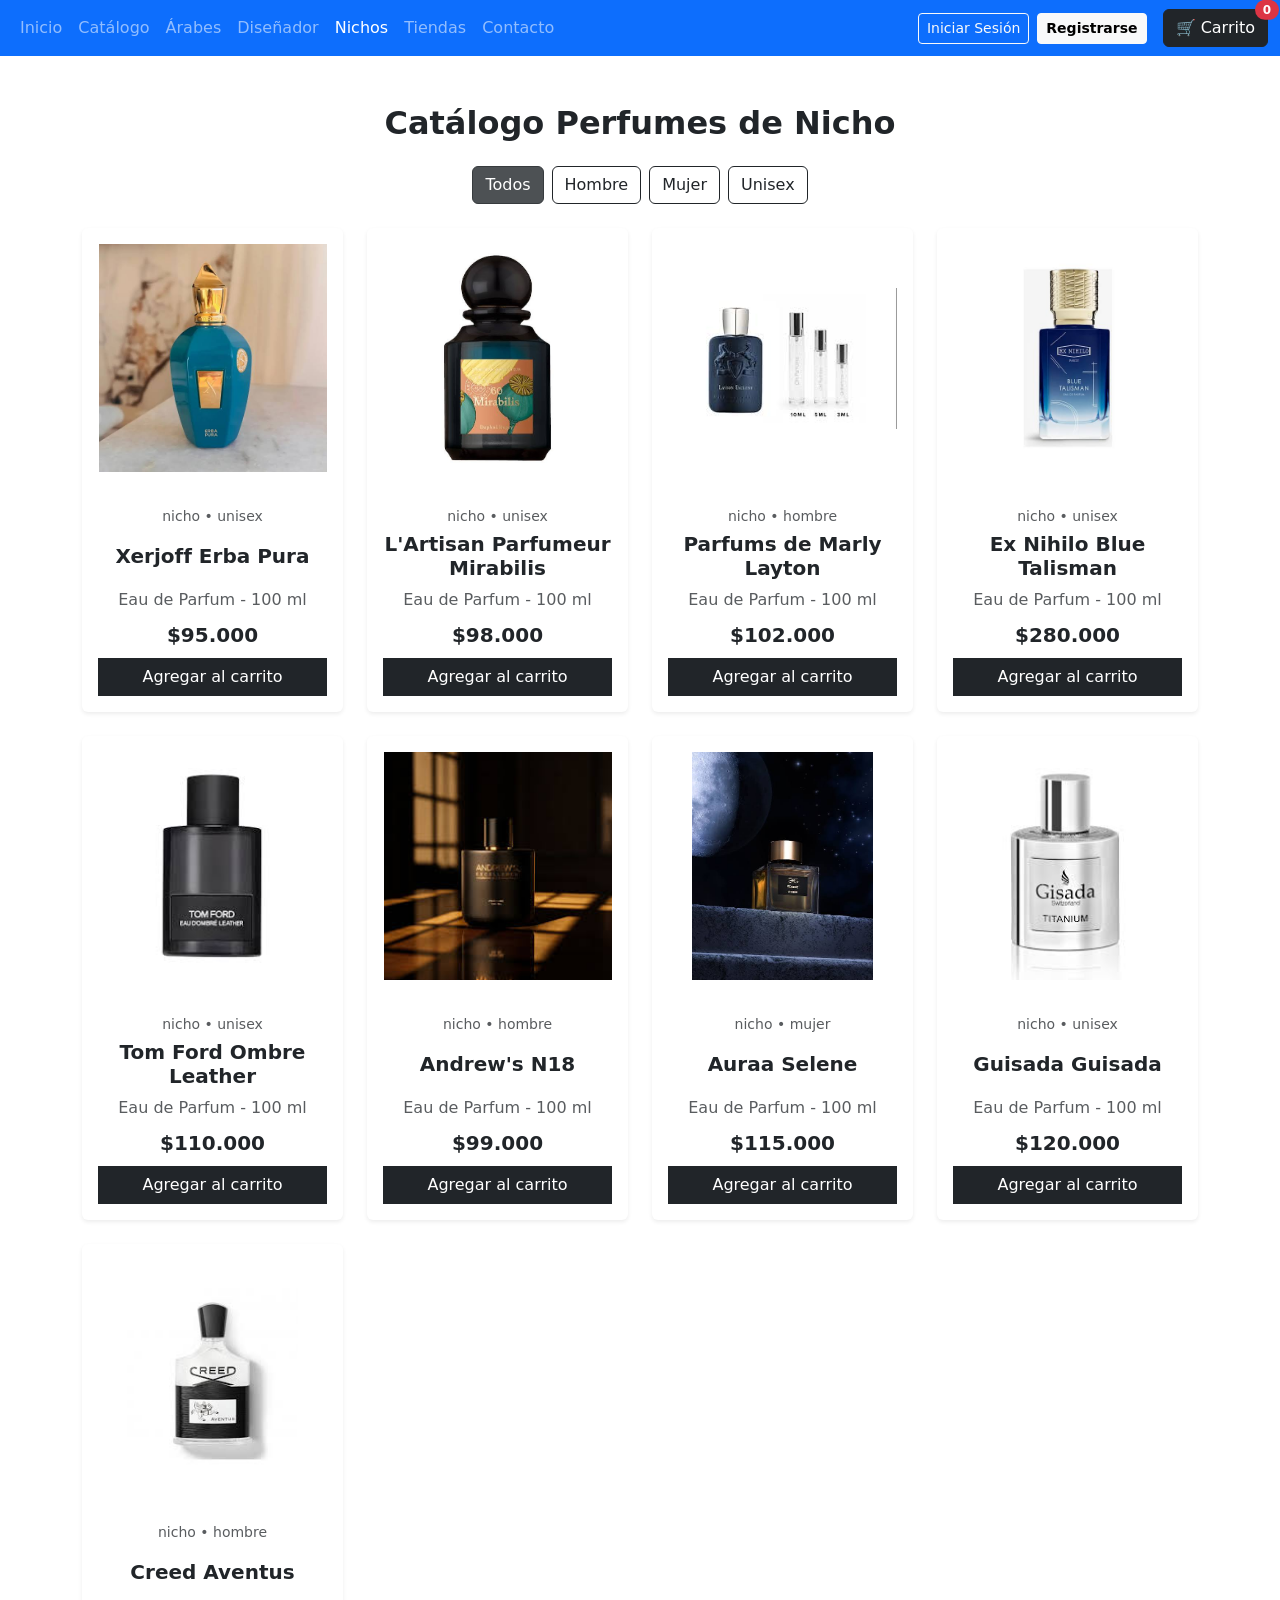
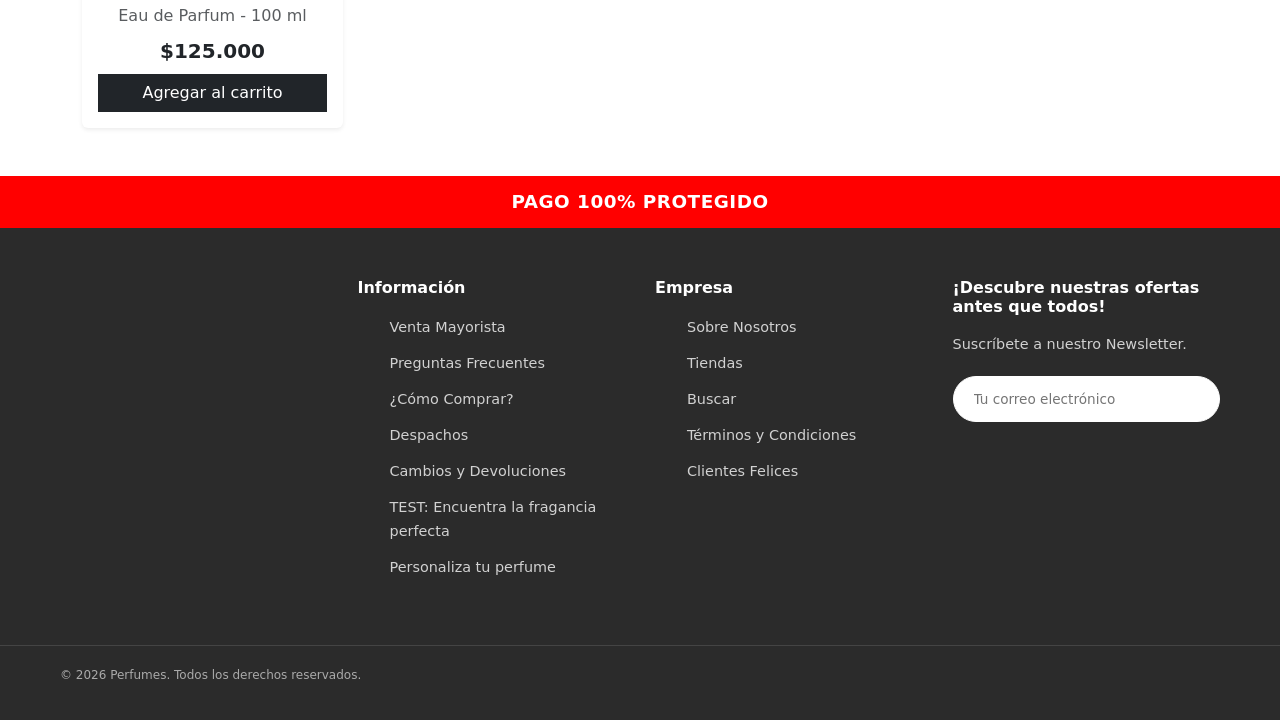
<file: nicho.html>
<!DOCTYPE html>
<html lang="es">
<head>
    <meta charset="UTF-8">
    <meta name="viewport" content="width=device-width, initial-scale=1.0">
    <link rel="stylesheet" href="css/style.css">
    <link href="https://cdn.jsdelivr.net/npm/bootstrap@5.3.3/dist/css/bootstrap.min.css" rel="stylesheet">
</head>
<body>

    <nav class="navbar navbar-expand-lg navbar-dark bg-primary">
        <div class="container-fluid">
            <button class="navbar-toggler" type="button" data-bs-toggle="collapse" data-bs-target="#navbarSupportedContent" aria-controls="navbarSupportedContent" aria-expanded="false" aria-label="Toggle navigation">
                <span class="navbar-toggler-icon"></span>
            </button>
            <div class="collapse navbar-collapse" id="navbarSupportedContent">
                <ul class="navbar-nav me-auto mb-2 mb-lg-0">
                    <li class="nav-item">
                        <a class="nav-link" href="index.html">Inicio</a>
                    </li>
                    <li class="nav-item">
                        <a class="nav-link" href="catalogo.html">Catálogo</a>
                    </li>
                    <li class="nav-item">
                        <a class="nav-link" href="arabes.html">Árabes</a>
                    </li>
                    <li class="nav-item">
                        <a class="nav-link" href="diseñador.html">Diseñador</a>
                    </li>
                    <li class="nav-item">
                        <a class="nav-link active" aria-current="page" href="nicho.html">Nichos</a>
                    </li>
                    <li class="nav-item">
                        <a class="nav-link" href="tiendas.html">Tiendas</a>
                    </li>
                    <li class="nav-item">
                        <a class="nav-link" href="contacto.html">Contacto</a>
                    </li>
                </ul>
                <!-- Botones de Autenticación y Carrito -->
                <div class="d-flex align-items-center gap-2">
                    <a href="login.html" class="btn btn-outline-light btn-sm">Iniciar Sesión</a>
                    <a href="registro.html" class="btn btn-light btn-sm fw-bold">Registrarse</a>
                    
                    <button class="btn btn-dark position-relative ms-2" type="button" data-bs-toggle="offcanvas" data-bs-target="#offcanvasCarrito">
                        🛒 Carrito
                        <span id="contador-carrito" class="position-absolute top-0 start-100 translate-middle badge rounded-pill bg-danger">
                            0
                        </span>
                    </button>
                </div>
            </div>
        </div>
    </nav>

    <main class="container my-5">
        <h2 class="text-center mb-4 fw-bold">Catálogo Perfumes de Nicho</h2>

        <!-- Botones de Filtro -->
        <div class="d-flex justify-content-center flex-wrap gap-2 mb-4">
            <button class="btn btn-dark filter-btn active" onclick="filtrarProductos('todos', this)">Todos</button>
            <button class="btn btn-outline-dark filter-btn" onclick="filtrarProductos('hombre', this)">Hombre</button>
            <button class="btn btn-outline-dark filter-btn" onclick="filtrarProductos('mujer', this)">Mujer</button>
            <button class="btn btn-outline-dark filter-btn" onclick="filtrarProductos('unisex', this)">Unisex</button>
        </div>

        <!-- Contenedor donde productos.js insertará las cards dinámicas -->
        <div class="row row-cols-1 row-cols-sm-2 row-cols-md-3 row-cols-lg-4 g-4" id="contenedor-productos"></div>
    </main>

    <footer class="site-footer">
        <div class="footer-top-bar">
            PAGO 100% PROTEGIDO
        </div>

        <div class="footer-content">
            <div class="footer-container">
                <div class="footer-col footer-brand">
                    <div class="social-icons">
                        <a href="#" aria-label="Facebook"><i class="fa-brands fa-facebook-f"></i></a>
                        <a href="#" aria-label="Instagram"><i class="fa-brands fa-instagram"></i></a>
                        <a href="#" aria-label="TikTok"><i class="fa-brands fa-tiktok"></i></a>
                    </div>
                </div>

                <div class="footer-col">
                    <h4>Información</h4>
                    <ul>
                        <li><a href="#">Venta Mayorista</a></li>
                        <li><a href="#">Preguntas Frecuentes</a></li>
                        <li><a href="#">¿Cómo Comprar?</a></li>
                        <li><a href="#">Despachos</a></li>
                        <li><a href="#">Cambios y Devoluciones</a></li>
                        <li><a href="#">TEST: Encuentra la fragancia perfecta</a></li>
                        <li><a href="#">Personaliza tu perfume</a></li>
                    </ul>
                </div>

                <div class="footer-col">
                    <h4>Empresa</h4>
                    <ul>
                        <li><a href="#">Sobre Nosotros</a></li>
                        <li><a href="#">Tiendas</a></li>
                        <li><a href="#">Buscar</a></li>
                        <li><a href="#">Términos y Condiciones</a></li>
                        <li><a href="#">Clientes Felices</a></li>
                    </ul>
                </div>

                <div class="footer-col footer-newsletter">
                    <h4>¡Descubre nuestras ofertas antes que todos!</h4>
                    <p>Suscríbete a nuestro Newsletter.</p>
                    <form class="newsletter-form" onsubmit="event.preventDefault();">
                        <input type="email" placeholder="Tu correo electrónico" required>
                        <button type="submit" aria-label="Suscribirse">
                            <i class="fa-solid fa-arrow-right"></i>
                        </button>
                    </form>
                </div>
            </div>

            <div class="footer-bottom">
                <div class="footer-container">
                    <p>© 2026 Perfumes. Todos los derechos reservados.</p>
                </div>
            </div>
        </div>
    </footer>

    <!-- Panel Deslizable del Carrito -->
    <div class="offcanvas offcanvas-end" tabindex="-1" id="offcanvasCarrito" aria-labelledby="offcanvasCarritoLabel">
        <div class="offcanvas-header border-bottom">
            <h5 class="offcanvas-title fw-bold" id="offcanvasCarritoLabel">Mi Carrito</h5>
            <button type="button" class="btn-close" data-bs-dismiss="offcanvas" aria-label="Close"></button>
        </div>
        <div class="offcanvas-body d-flex flex-column">
            <ul id="lista-carrito" class="list-group list-group-flush mb-auto">
                <li class="list-group-item text-muted text-center py-4">El carrito está vacío</li>
            </ul>
            <div class="border-top pt-3">
                <div class="d-flex justify-content-between fw-bold fs-5 mb-3">
                    <span>Total:</span>
                    <span id="total-carrito">$0</span>
                </div>
                <button class="btn btn-dark w-100 rounded-0 py-2">Finalizar Compra</button>
            </div>
        </div>
    </div>

    <!-- Scripts -->
    <script src="https://cdn.jsdelivr.net/npm/bootstrap@5.3.3/dist/js/bootstrap.bundle.min.js"></script>
    <script src="js/carrito.js"></script>
    <script src="js/productos.js"></script>
</body>
</html>
</file>
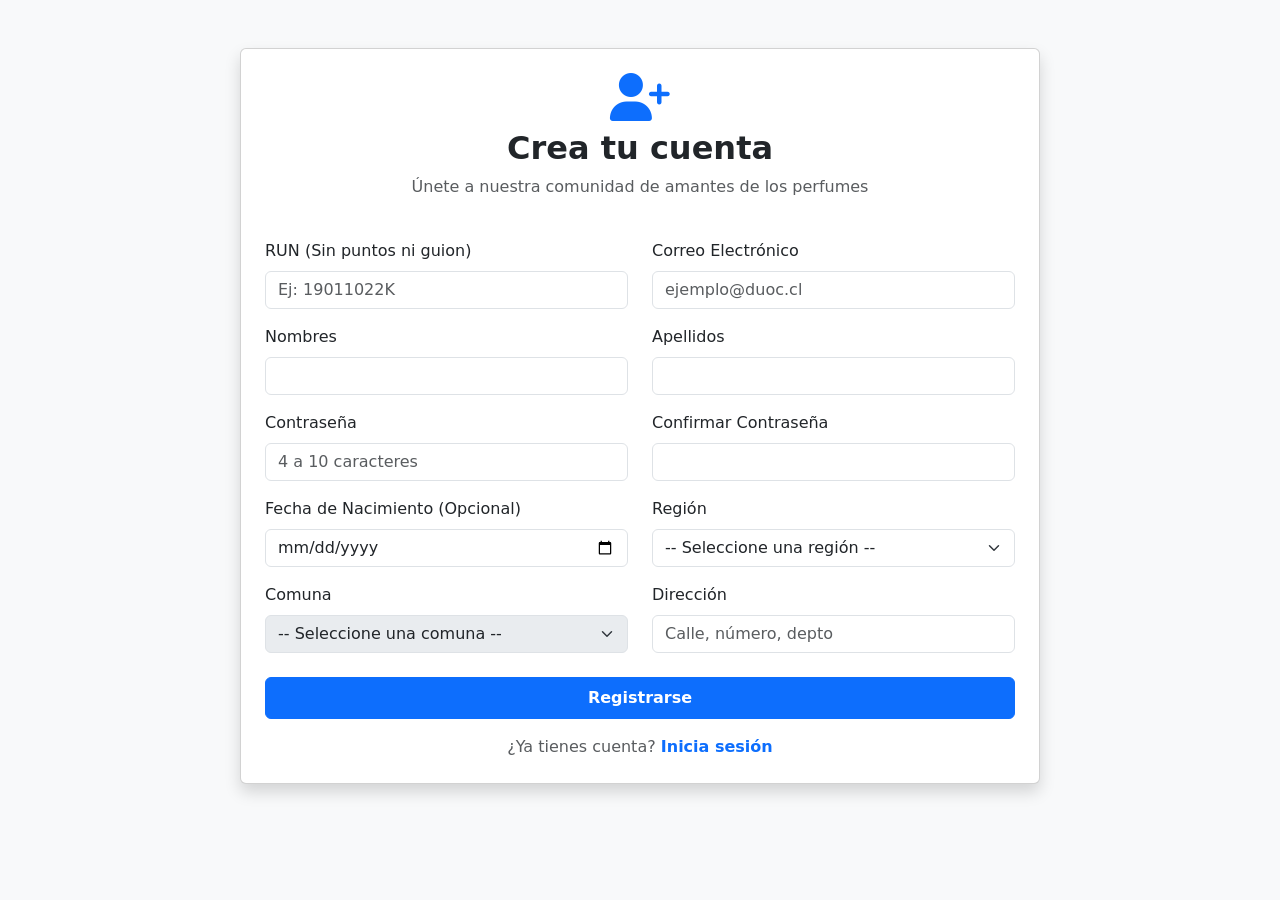
<file: registro.html>
<!DOCTYPE html>
<html lang="es">
<head>
    <meta charset="UTF-8">
    <meta name="viewport" content="width=device-width, initial-scale=1.0">
    <title>Registro - Perfumes</title>
    <link rel="stylesheet" href="css/style.css">
    <link href="https://cdn.jsdelivr.net/npm/bootstrap@5.3.3/dist/css/bootstrap.min.css" rel="stylesheet">
    <link rel="stylesheet" href="https://cdnjs.cloudflare.com/ajax/libs/font-awesome/6.5.1/css/all.min.css">
</head>
<body class="bg-light">

    <main class="container my-5 d-flex justify-content-center">
        <div class="card shadow p-4" style="width: 100%; max-width: 800px;">
            <div class="text-center mb-4">
                <i class="fa-solid fa-user-plus fa-3x text-primary mb-2"></i>
                <h2 class="fw-bold">Crea tu cuenta</h2>
                <p class="text-muted">Únete a nuestra comunidad de amantes de los perfumes</p>
            </div>

            <div id="mensajeExitoRegistro" class="alert alert-success d-none text-center" role="alert">
                ¡Cuenta creada con éxito! Bienvenido a Perfumes Árabes.
            </div>

            <form id="formRegistro" novalidate>
                <div class="row">
                    <!-- Columna Izquierda -->
                    <div class="col-md-6 mb-3">
                        <label for="rutRegistro" class="form-label">RUN (Sin puntos ni guion)</label>
                        <input type="text" class="form-control" id="rutRegistro" placeholder="Ej: 19011022K">
                        <div class="invalid-feedback" id="errorRut"></div>
                    </div>

                    <div class="col-md-6 mb-3">
                        <label for="correoRegistro" class="form-label">Correo Electrónico</label>
                        <input type="email" class="form-control" id="correoRegistro" placeholder="ejemplo@duoc.cl">
                        <div class="invalid-feedback" id="errorCorreo"></div>
                    </div>

                    <div class="col-md-6 mb-3">
                        <label for="nombreRegistro" class="form-label">Nombres</label>
                        <input type="text" class="form-control" id="nombreRegistro">
                        <div class="invalid-feedback" id="errorNombre"></div>
                    </div>

                    <div class="col-md-6 mb-3">
                        <label for="apellidoRegistro" class="form-label">Apellidos</label>
                        <input type="text" class="form-control" id="apellidoRegistro">
                        <div class="invalid-feedback" id="errorApellido"></div>
                    </div>

                    <div class="col-md-6 mb-3">
                        <label for="passRegistro" class="form-label">Contraseña</label>
                        <input type="password" class="form-control" id="passRegistro" placeholder="4 a 10 caracteres">
                        <div class="invalid-feedback" id="errorPass"></div>
                    </div>

                    <div class="col-md-6 mb-3">
                        <label for="passConfRegistro" class="form-label">Confirmar Contraseña</label>
                        <input type="password" class="form-control" id="passConfRegistro">
                        <div class="invalid-feedback" id="errorPassConf"></div>
                    </div>

                    <div class="col-md-6 mb-3">
                        <label for="fechaNacRegistro" class="form-label">Fecha de Nacimiento (Opcional)</label>
                        <input type="date" class="form-control" id="fechaNacRegistro">
                    </div>

                    <div class="col-md-6 mb-3">
                        <label for="regionRegistro" class="form-label">Región</label>
                        <select class="form-select" id="regionRegistro">
                            <option value="">-- Seleccione una región --</option>
                        </select>
                        <div class="invalid-feedback" id="errorRegion"></div>
                    </div>

                    <div class="col-md-6 mb-3">
                        <label for="comunaRegistro" class="form-label">Comuna</label>
                        <select class="form-select" id="comunaRegistro" disabled>
                            <option value="">-- Seleccione una comuna --</option>
                        </select>
                        <div class="invalid-feedback" id="errorComuna"></div>
                    </div>

                    <div class="col-md-6 mb-4">
                        <label for="direccionRegistro" class="form-label">Dirección</label>
                        <input type="text" class="form-control" id="direccionRegistro" placeholder="Calle, número, depto">
                        <div class="invalid-feedback" id="errorDireccion"></div>
                    </div>
                </div>

                <button type="submit" class="btn btn-primary w-100 fw-bold py-2">Registrarse</button>
                
                <div class="text-center mt-3">
                    <span class="text-muted">¿Ya tienes cuenta?</span> 
                    <a href="login.html" class="text-decoration-none fw-bold">Inicia sesión</a>
                </div>
            </form>
        </div>
    </main>


    <script src="https://cdn.jsdelivr.net/npm/bootstrap@5.3.3/dist/js/bootstrap.bundle.min.js"></script>
    <script src="js/registro.js"></script>
</body>
</html>
</file>
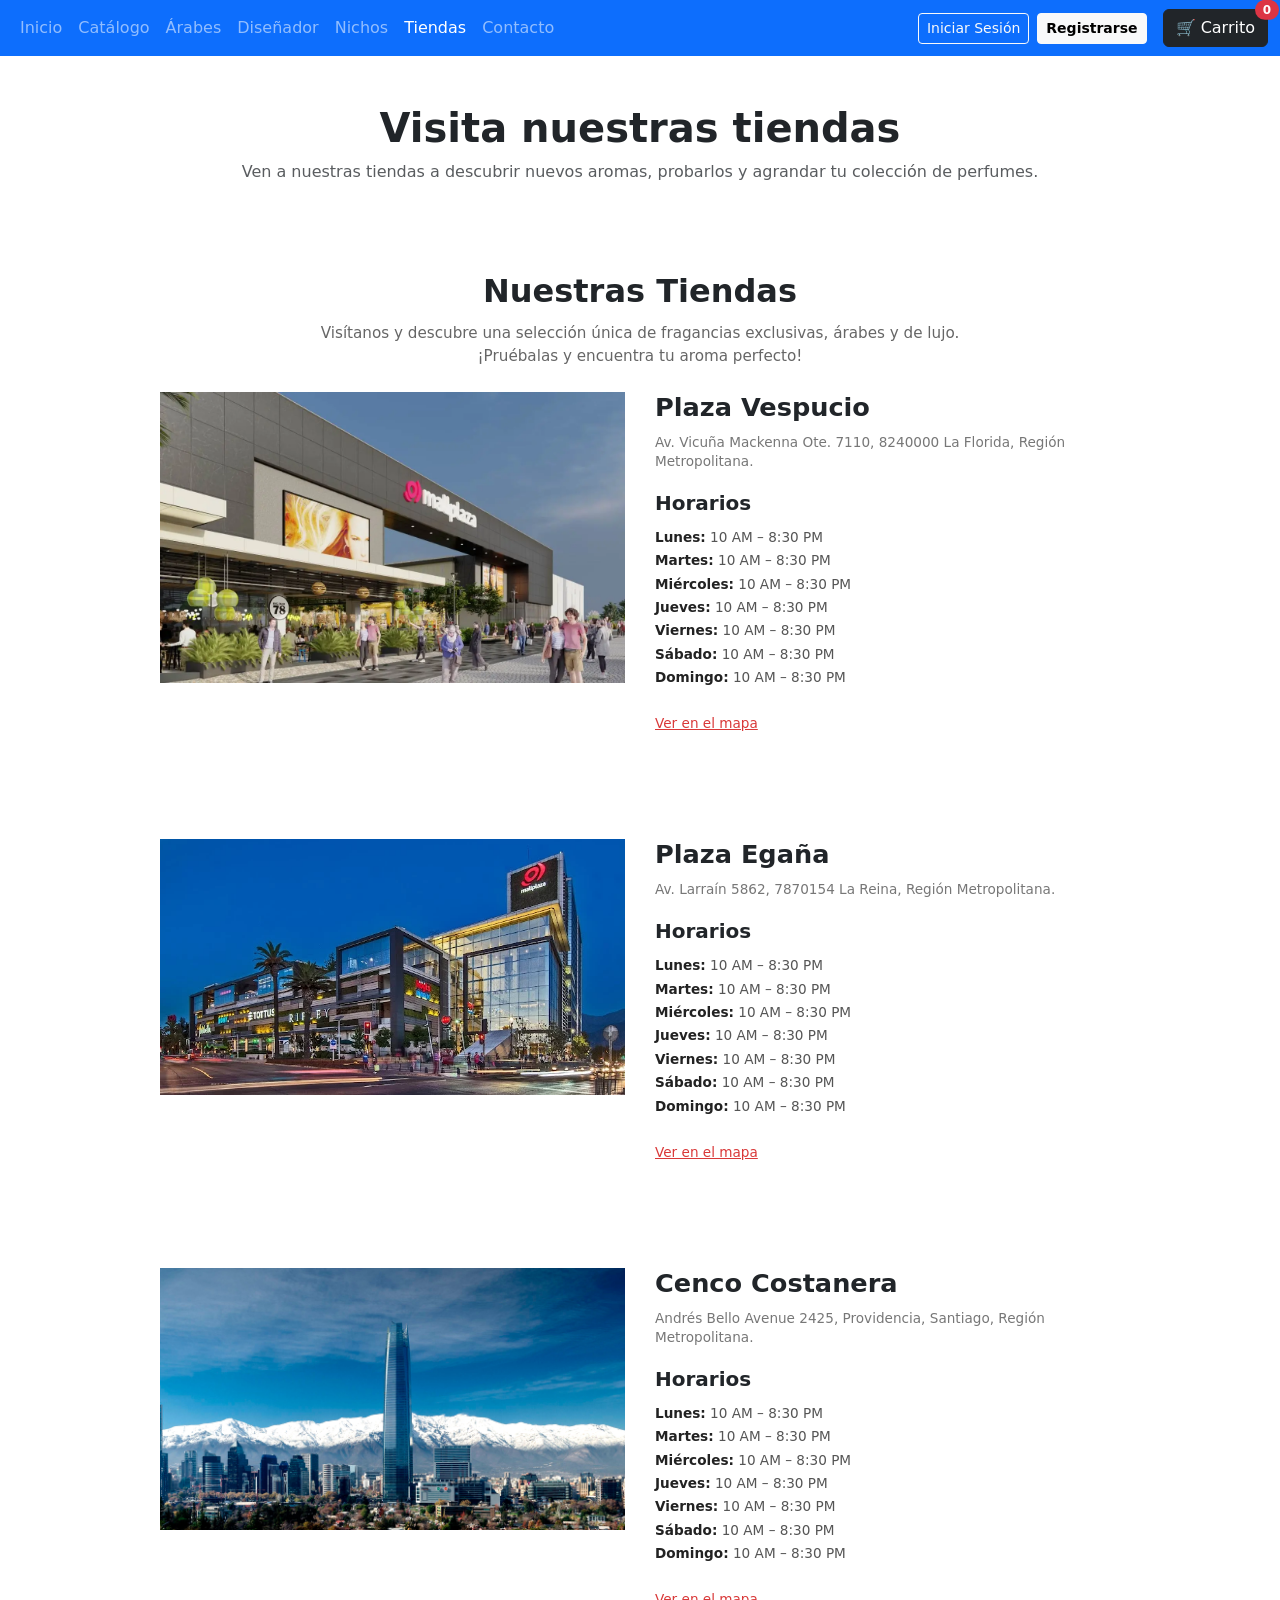
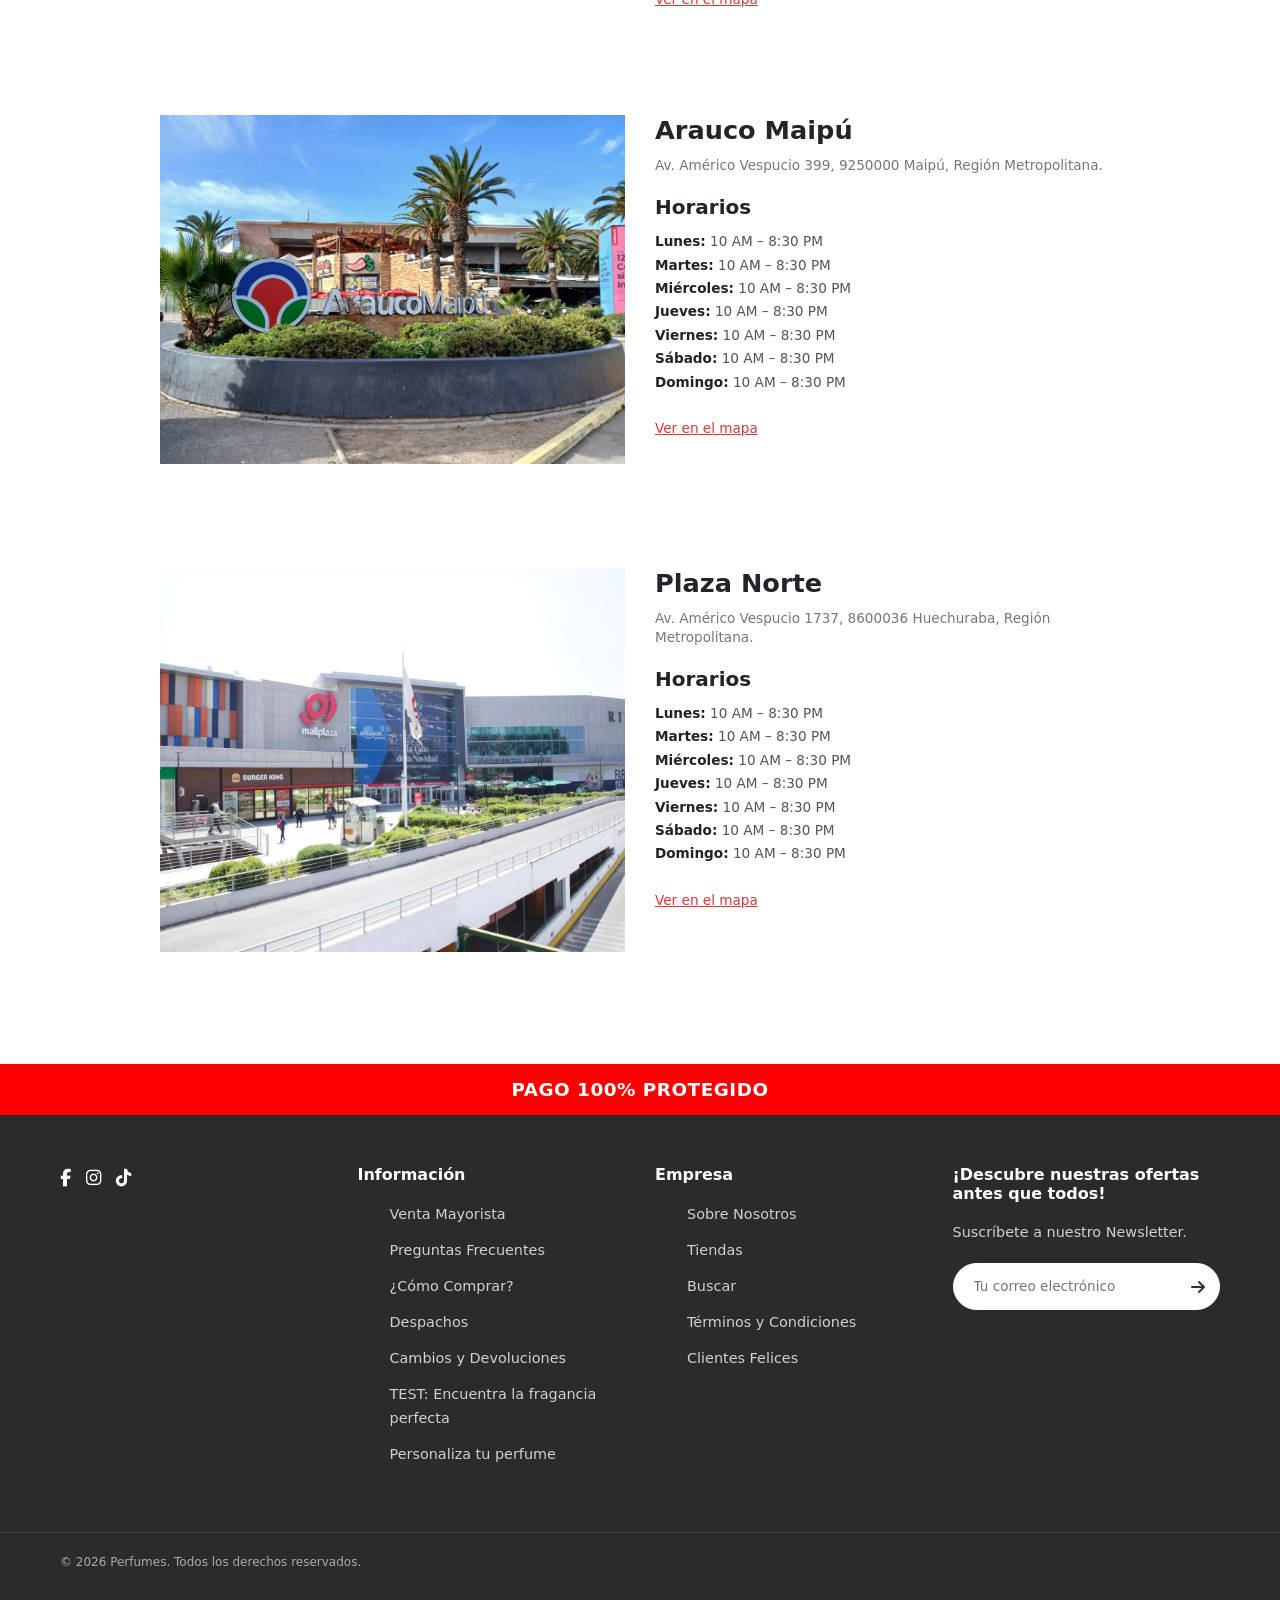
<file: tiendas.html>
<!DOCTYPE html>
<html lang="es">
<head>
    <meta charset="UTF-8">
    <meta name="viewport" content="width=device-width, initial-scale=1.0">
    <title>Tiendas - Perfumes</title>
    <link rel="stylesheet" href="css/style.css">
    <link href="https://cdn.jsdelivr.net/npm/bootstrap@5.3.3/dist/css/bootstrap.min.css" rel="stylesheet">
    <link rel="stylesheet" href="https://cdnjs.cloudflare.com/ajax/libs/font-awesome/6.5.1/css/all.min.css">
</head>
<body>

    <header>
        <nav class="navbar navbar-expand-lg bg-primary navbar-dark">
            <div class="container-fluid">
                <button class="navbar-toggler" type="button" data-bs-toggle="collapse" data-bs-target="#navbarSupportedContent" aria-controls="navbarSupportedContent" aria-expanded="false" aria-label="Toggle navigation">
                    <span class="navbar-toggler-icon"></span>
                </button>
                <div class="collapse navbar-collapse" id="navbarSupportedContent">
                    <ul class="navbar-nav me-auto mb-2 mb-lg-0">
                        <li class="nav-item">
                            <a class="nav-link" href="index.html">Inicio</a>
                        </li>
                        <li class="nav-item">
                            <a class="nav-link" href="catalogo.html">Catálogo</a>
                        </li>
                        <li class="nav-item">
                            <a class="nav-link" href="arabes.html">Árabes</a>
                        </li>
                        <li class="nav-item">
                            <a class="nav-link" href="diseñador.html">Diseñador</a>
                        </li>
                        <li class="nav-item">
                            <a class="nav-link" href="nicho.html">Nichos</a>
                        </li>
                        <li class="nav-item">
                            <a class="nav-link active" aria-current="page" href="tiendas.html">Tiendas</a>
                        </li>
                        <li class="nav-item">
                            <a class="nav-link" href="contacto.html">Contacto</a>
                        </li>
                    </ul>
                    <!-- Botones de Autenticación y Carrito -->
                <div class="d-flex align-items-center gap-2">
                    <a href="login.html" class="btn btn-outline-light btn-sm">Iniciar Sesión</a>
                    <a href="registro.html" class="btn btn-light btn-sm fw-bold">Registrarse</a>
                    
                    <button class="btn btn-dark position-relative ms-2" type="button" data-bs-toggle="offcanvas" data-bs-target="#offcanvasCarrito">
                        🛒 Carrito
                        <span id="contador-carrito" class="position-absolute top-0 start-100 translate-middle badge rounded-pill bg-danger">
                            0
                        </span>
                    </button>
                </div>
            </div>
        </div>
    </nav>
                     
                     
                     

    </header>

    <main class="container my-5">
        <h1 class="text-center mt-4 fw-bold">Visita nuestras tiendas</h1>
        <p class="text-center text-muted mb-5">Ven a nuestras tiendas a descubrir nuevos aromas, probarlos y agrandar tu colección de perfumes.</p>

        <section class="tiendas-container">
            <header class="tiendas-header mb-4">
                <h2>Nuestras Tiendas</h2>
                <p>Visítanos y descubre una selección única de fragancias exclusivas, árabes y de lujo. ¡Pruébalas y encuentra tu aroma perfecto!</p>
            </header>

            <div class="tienda-card mb-4">
                <div class="tienda-imagen">
                    <img src="img/tiendas/Mallplaza-Vespucio.webp" alt="Tienda Plaza Vespucio">
                </div>
                <div class="tienda-detalle">
                    <h3>Plaza Vespucio</h3>
                    <p class="direccion">Av. Vicuña Mackenna Ote. 7110, 8240000 La Florida, Región Metropolitana.</p>
                    <h4>Horarios</h4>
                    <ul class="horarios-lista">
                        <li><strong>Lunes:</strong> 10 AM – 8:30 PM</li>
                        <li><strong>Martes:</strong> 10 AM – 8:30 PM</li>
                        <li><strong>Miércoles:</strong> 10 AM – 8:30 PM</li>
                        <li><strong>Jueves:</strong> 10 AM – 8:30 PM</li>
                        <li><strong>Viernes:</strong> 10 AM – 8:30 PM</li>
                        <li><strong>Sábado:</strong> 10 AM – 8:30 PM</li>
                        <li><strong>Domingo:</strong> 10 AM – 8:30 PM</li>
                    </ul>
                    <a href="https://www.google.com/maps/place/Mallplaza+Vespucio/data=!4m2!3m1!1s0x0:0x913dd02e5daeb4b7?sa=X&ved=1t:2428&ictx=111" target="_blank" class="mapa-link">Ver en el mapa</a>
                </div>
            </div>
        </section>

        <section class="tiendas-container">
            <div class="tienda-card mb-4">
                <div class="tienda-imagen">
                    <img src="img/tiendas/mallplaza-egana-2958111.webp" alt="Tienda Plaza Egaña">
                </div>
                <div class="tienda-detalle">
                    <h3>Plaza Egaña</h3>
                    <p class="direccion">Av. Larraín 5862, 7870154 La Reina, Región Metropolitana.</p>
                    <h4>Horarios</h4>
                    <ul class="horarios-lista">
                        <li><strong>Lunes:</strong> 10 AM – 8:30 PM</li>
                        <li><strong>Martes:</strong> 10 AM – 8:30 PM</li>
                        <li><strong>Miércoles:</strong> 10 AM – 8:30 PM</li>
                        <li><strong>Jueves:</strong> 10 AM – 8:30 PM</li>
                        <li><strong>Viernes:</strong> 10 AM – 8:30 PM</li>
                        <li><strong>Sábado:</strong> 10 AM – 8:30 PM</li>
                        <li><strong>Domingo:</strong> 10 AM – 8:30 PM</li>
                    </ul>
                    <a href="https://www.google.com/maps/place/Mallplaza+Ega%C3%B1a/@-33.4524332,-70.5720453,17z/data=!3m2!4b1!5s0x9662ce4bbe7459d9:0xdcba1c2edc241072!4m6!3m5!1s0x9662ce4a396cff93:0x3da8a6f37f2ba003!8m2!3d-33.4524377!4d-70.5694704!16s%2Fg%2F11byw66n4w?entry=ttu&g_ep=EgoyMDI2MDgzMS4wIKXMDSoASAFQAw%3D%3D" target="_blank" class="mapa-link">Ver en el mapa</a>
                </div>
            </div>
        </section>

        <section class="tiendas-container">
            <div class="tienda-card mb-4">
                <div class="tienda-imagen">
                    <img src="img/tiendas/Costanera-Center-chile-1-3.jpg" alt="Tienda Cenco Costanera">
                </div>
                <div class="tienda-detalle">
                    <h3>Cenco Costanera</h3>
                    <p class="direccion">Andrés Bello Avenue 2425, Providencia, Santiago, Región Metropolitana.</p>
                    <h4>Horarios</h4>
                    <ul class="horarios-lista">
                        <li><strong>Lunes:</strong> 10 AM – 8:30 PM</li>
                        <li><strong>Martes:</strong> 10 AM – 8:30 PM</li>
                        <li><strong>Miércoles:</strong> 10 AM – 8:30 PM</li>
                        <li><strong>Jueves:</strong> 10 AM – 8:30 PM</li>
                        <li><strong>Viernes:</strong> 10 AM – 8:30 PM</li>
                        <li><strong>Sábado:</strong> 10 AM – 8:30 PM</li>
                        <li><strong>Domingo:</strong> 10 AM – 8:30 PM</li>
                    </ul>
                    <a href="https://www.google.com/maps/place/Cenco+Costanera/@-33.4179935,-70.6063901,17z/data=!3m1!4b1!4m6!3m5!1s0x9662cf69d4854951:0x9a87ef2fefaad0df!8m2!3d-33.4179935!4d-70.6063901!16zL20vMGQ4NGtz?entry=ttu&g_ep=EgoyMDI2MDgzMS4wIKXMDSoASAFQAw%3D%3D" target="_blank" class="mapa-link">Ver en el mapa</a>
                </div>
            </div>
        </section>

        <section class="tiendas-container">
            <div class="tienda-card mb-4">
                <div class="tienda-imagen">
                    <img src="img/tiendas/Mall_Arauco_Maipú_-_Exterior_-_2026.jpg" alt="Tienda Arauco Maipu">
                </div>
                <div class="tienda-detalle">
                    <h3>Arauco Maipú</h3>
                    <p class="direccion">Av. Américo Vespucio 399, 9250000 Maipú, Región Metropolitana.</p>
                    <h4>Horarios</h4>
                    <ul class="horarios-lista">
                        <li><strong>Lunes:</strong> 10 AM – 8:30 PM</li>
                        <li><strong>Martes:</strong> 10 AM – 8:30 PM</li>
                        <li><strong>Miércoles:</strong> 10 AM – 8:30 PM</li>
                        <li><strong>Jueves:</strong> 10 AM – 8:30 PM</li>
                        <li><strong>Viernes:</strong> 10 AM – 8:30 PM</li>
                        <li><strong>Sábado:</strong> 10 AM – 8:30 PM</li>
                        <li><strong>Domingo:</strong> 10 AM – 8:30 PM</li>
                    </ul>
                    <a href="https://www.google.com/maps/place/Mall+Arauco+Maip%C3%BA/@-33.4810808,-70.7538019,17z/data=!3m1!4b1!4m6!3m5!1s0x9662c31831293283:0x337f64adabfcd765!8m2!3d-33.4810853!4d-70.751227!16s%2Fg%2F1234bl7k?entry=ttu&g_ep=EgoyMDI2MDgzMS4wIKXMDSoASAFQAw%3D%3D" target="_blank" class="mapa-link">Ver en el mapa</a>
                </div>
            </div>
        </section>

        <section class="tiendas-container">
            <div class="tienda-card mb-4">
                <div class="tienda-imagen">
                    <img src="img/tiendas/17309971866627.webp" alt="Tienda Plaza Norte">
                </div>
                <div class="tienda-detalle">
                    <h3>Plaza Norte</h3>
                    <p class="direccion">Av. Américo Vespucio 1737, 8600036 Huechuraba, Región Metropolitana.</p>
                    <h4>Horarios</h4>
                    <ul class="horarios-lista">
                        <li><strong>Lunes:</strong> 10 AM – 8:30 PM</li>
                        <li><strong>Martes:</strong> 10 AM – 8:30 PM</li>
                        <li><strong>Miércoles:</strong> 10 AM – 8:30 PM</li>
                        <li><strong>Jueves:</strong> 10 AM – 8:30 PM</li>
                        <li><strong>Viernes:</strong> 10 AM – 8:30 PM</li>
                        <li><strong>Sábado:</strong> 10 AM – 8:30 PM</li>
                        <li><strong>Domingo:</strong> 10 AM – 8:30 PM</li>
                    </ul>
                    <a href="https://www.google.com/maps/place/Mallplaza+Norte/@-33.4809059,-70.8336273,12z/data=!4m10!1m2!2m1!1small+plaza+norte!3m6!1s0x9662c7001df976e3:0x50ee14928c2cc182!8m2!3d-33.3672681!4d-70.6788608!15sChBtYWxsIHBsYXphIG5vcnRlIgOIAQFaEiIQbWFsbCBwbGF6YSBub3J0ZZIBD3Nob3BwaW5nX2NlbnRlcpoBRENpOURRVWxSUVVOdlpFTm9kSGxqUmpsdlQycENWMVJWV2xaVVZrSlZWa2QzZWs5SVpGVlRSMGwwVlVVeGVWVlhZeEFC4AEA-gEECAAQOA!16s%2Fg%2F11z9nj00b3?entry=ttu&g_ep=EgoyMDI2MDgzMS4wIKXMDSoASAFQAw%3D%3D" target="_blank" class="mapa-link">Ver en el mapa</a>
                </div>
            </div>
        </section>
    </main>

    <footer class="site-footer">
        <div class="footer-top-bar">PAGO 100% PROTEGIDO</div>
        <div class="footer-content">
            <div class="footer-container">
                <div class="footer-col footer-brand">
                    <div class="social-icons">
                        <a href="#" aria-label="Facebook"><i class="fa-brands fa-facebook-f"></i></a>
                        <a href="#" aria-label="Instagram"><i class="fa-brands fa-instagram"></i></a>
                        <a href="#" aria-label="TikTok"><i class="fa-brands fa-tiktok"></i></a>
                    </div>
                </div>
                <div class="footer-col">
                    <h4>Información</h4>
                    <ul>
                        <li><a href="#">Venta Mayorista</a></li>
                        <li><a href="#">Preguntas Frecuentes</a></li>
                        <li><a href="#">¿Cómo Comprar?</a></li>
                        <li><a href="#">Despachos</a></li>
                        <li><a href="#">Cambios y Devoluciones</a></li>
                        <li><a href="#">TEST: Encuentra la fragancia perfecta</a></li>
                        <li><a href="#">Personaliza tu perfume</a></li>
                    </ul>
                </div>
                <div class="footer-col">
                    <h4>Empresa</h4>
                    <ul>
                        <li><a href="#">Sobre Nosotros</a></li>
                        <li><a href="tiendas.html">Tiendas</a></li>
                        <li><a href="#">Buscar</a></li>
                        <li><a href="#">Términos y Condiciones</a></li>
                        <li><a href="#">Clientes Felices</a></li>
                    </ul>
                </div>
                <div class="footer-col footer-newsletter">
                    <h4>¡Descubre nuestras ofertas antes que todos!</h4>
                    <p>Suscríbete a nuestro Newsletter.</p>
                    <form class="newsletter-form" onsubmit="event.preventDefault();">
                        <input type="email" placeholder="Tu correo electrónico" required>
                        <button type="submit" aria-label="Suscribirse">
                            <i class="fa-solid fa-arrow-right"></i>
                        </button>
                    </form>
                </div>
            </div>
            <div class="footer-bottom">
                <div class="footer-container">
                    <p>© 2026 Perfumes. Todos los derechos reservados.</p>
                </div>
            </div>
        </div>
    </footer>

    <!-- Offcanvas Carrito -->
    <div class="offcanvas offcanvas-end" tabindex="-1" id="offcanvasCarrito" aria-labelledby="offcanvasCarritoLabel">
        <div class="offcanvas-header border-bottom">
            <h5 class="offcanvas-title fw-bold" id="offcanvasCarritoLabel">Mi Carrito</h5>
            <button type="button" class="btn-close" data-bs-dismiss="offcanvas" aria-label="Close"></button>
        </div>
        <div class="offcanvas-body d-flex flex-column">
            <ul id="lista-carrito" class="list-group list-group-flush mb-auto">
                <li class="list-group-item text-muted text-center py-4">El carrito está vacío</li>
            </ul>
            <div class="border-top pt-3">
                <div class="d-flex justify-content-between fw-bold fs-5 mb-3">
                    <span>Total:</span>
                    <span id="total-carrito">$0</span>
                </div>
                <button id="btn-finalizar-compra" class="btn btn-dark w-100 rounded-0 py-2">Finalizar Compra</button>
            </div>
        </div>
    </div>

    <script src="https://cdn.jsdelivr.net/npm/bootstrap@5.3.3/dist/js/bootstrap.bundle.min.js"></script>
    <script src="js/carrito.js"></script>
</body>
</html>
</file>
<file: css/style.css>
/* ==========================================
   1. RESETEO Y ESTILOS GENERALES
   Usado en: TODAS las páginas del sitio (index, tiendas, contacto, login, etc.)
   ========================================== */
* {
  box-sizing: border-box; /* Asegura que el padding no altere el ancho de los elementos */
  margin: 0;
  padding: 0;
}

body {
  font-family: 'Segoe UI', Roboto, Helvetica, Arial, sans-serif;
  background-color: #f8f9fa; /* Fondo gris claro general */
  color: #333;
}

/* ==========================================
   2. TARJETAS DE PRODUCTOS (BOOTSTRAP)
   Usado en: Catálogos de productos (arabes.html, nicho.html e index.html)
   ========================================== */
/* Fija la altura de las imágenes de perfumes para que la grilla se mantenga alineada */
.card-img-top {
  height: 260px;
  object-fit: contain; 
}

/* Reserva espacio para los nombres de perfumes (1 o 2 líneas) manteniendo alineados los botones */
.card-title {
  min-height: 48px;
  display: flex;
  align-items: center;
  justify-content: center;
  margin-bottom: 0.5rem;
}

/* Usado en: Títulos especiales o nombre de la marca (ej. detalle.html o navbar) */
.colorUnico {
  color: #5f0202;
  font-family: 'Franklin Gothic Medium', 'Arial Narrow', Arial, sans-serif;
}

/* ==========================================
   3. SECCIÓN DE TIENDAS Y SUCURSALES
   Usado en: EXCLUSIVAMENTE en tiendas.html
   ========================================== */
/* Contenedor principal para centrar la sección de tiendas */
.tiendas-container {
  max-width: 1000px;
  margin: 0 auto;
  padding: 40px 20px;
}

/* Encabezado y subtítulo superior de tiendas.html */
.tiendas-header {
  text-align: center;
  max-width: 650px;
  margin: 0 auto 40px;
}

.tiendas-header h2 {
  font-size: 2rem;
  font-weight: 700;
  margin-bottom: 12px;
}

.tiendas-header p {
  color: #666;
  font-size: 0.95rem;
  line-height: 1.5;
}

/* Layout de la tarjeta individual de la sucursal */
.tienda-card {
  display: flex;
  flex-direction: column;
  gap: 30px;
  align-items: center;
}

/* Columna de la imagen de la tienda */
.tienda-imagen {
  flex: 1;
  width: 100%;
}

.tienda-imagen img {
  width: 100%;
  height: auto;
  display: block;
  object-fit: cover;
}

/* Columna con información, dirección y horarios */
.tienda-detalle {
  flex: 1;
  width: 100%;
}

.tienda-detalle h3 {
  font-size: 1.6rem;
  font-weight: 700;
  margin-bottom: 10px;
}

.direccion {
  color: #777;
  font-size: 0.85rem;
  line-height: 1.4;
  margin-bottom: 20px;
}

.tienda-detalle h4 {
  font-size: 1.25rem;
  font-weight: 700;
  margin-bottom: 12px;
}

/* Lista de días y horas de atención */
.horarios-lista {
  list-style: none;
  padding: 0;
  margin: 0 0 24px 0;
}

.horarios-lista li {
  font-size: 0.85rem;
  color: #555;
  margin-bottom: 3px;
}

.horarios-lista strong {
  color: #222;
  font-weight: 600;
}

/* Enlace a Google Maps en la tienda */
.mapa-link {
  color: #d93838;
  font-size: 0.85rem;
  text-decoration: underline;
}

/* Responsivo: Pasa la tarjeta de filas a columnas en pantallas medianas o superiores */
@media (min-width: 768px) {
  .tienda-card {
    flex-direction: row;
    align-items: flex-start;
  }
}

/* ==========================================
   4. FOOTER PERSONALIZADO
   Usado en: El pie de página de contacto.html, tiendas.html, arabes.html, etc.
   ========================================== */
.site-footer {
  width: 100%;
  color: #ffffff;
}

/* Barra superior roja con el anuncio de envíos o promociones */
.footer-top-bar {
  background-color: #ff0000;
  color: #ffffff;
  text-align: center;
  font-weight: 800;
  font-size: 1.15rem;
  padding: 12px 20px;
  letter-spacing: 0.5px;
}

/* Cuerpo principal oscuro del footer */
.footer-content {
  background-color: #2b2b2b;
  padding-top: 50px;
}

/* Distribución en grilla flexible para las 4 columnas del footer */
.footer-container {
  max-width: 1200px;
  margin: 0 auto;
  padding: 0 20px;
  display: flex;
  flex-wrap: wrap;
  justify-content: space-between;
  gap: 30px;
}

.footer-col {
  flex: 1;
  min-width: 220px;
}

.footer-col h4 {
  font-size: 1rem;
  font-weight: 700;
  margin-bottom: 18px;
  color: #ffffff;
}

.footer-col ul {
  list-style: none;
}

.footer-col ul li {
  margin-bottom: 12px;
}

.footer-col ul li a {
  color: #d1d1d1;
  text-decoration: none;
  font-size: 0.9rem;
  transition: color 0.2s;
}

.footer-col ul li a:hover {
  color: #ffffff;
}

/* Columna 1: Logo/Sello y redes sociales */
.footer-brand {
  display: flex;
  flex-direction: column;
  align-items: flex-start;
  gap: 20px;
}

.footer-badge {
  width: 110px;
  height: auto;
}

/* Contenedor de íconos sociales (Facebook, Instagram, TikTok) */
.social-icons {
  display: flex;
  gap: 15px;
}

.social-icons a {
  color: #ffffff;
  font-size: 1.1rem;
  text-decoration: none;
  transition: opacity 0.2s;
}

.social-icons a:hover {
  opacity: 0.7;
}

/* Columna 4: Formulario para el boletín de noticias (Newsletter) */
.footer-newsletter p {
  color: #d1d1d1;
  font-size: 0.9rem;
  margin-bottom: 20px;
}

.newsletter-form {
  position: relative;
  width: 100%;
  max-width: 320px;
}

.newsletter-form input {
  width: 100%;
  padding: 12px 45px 12px 20px;
  border-radius: 50px;
  border: 1px solid #ffffff;
  background: #ffffff;
  font-size: 0.85rem;
  outline: none;
  color: #333;
}

.newsletter-form button {
  position: absolute;
  right: 5px;
  top: 50%;
  transform: translateY(-50%);
  background: transparent;
  border: none;
  width: 35px;
  height: 35px;
  cursor: pointer;
  color: #333;
  font-size: 1rem;
  display: flex;
  align-items: center;
  justify-content: center;
}

/* Franja inferior del Copyright */
.footer-bottom {
  margin-top: 50px;
  border-top: 1px solid #444444;
  padding: 20px 0;
}

.footer-bottom p {
  color: #aaaaaa;
  font-size: 0.75rem;
}

/* Ajustes para pantallas de teléfonos (Móviles) */
@media (max-width: 768px) {
  .footer-container {
    flex-direction: column;
    gap: 30px;
  }
  
  .newsletter-form {
    max-width: 100%;
  }
}
</file>
